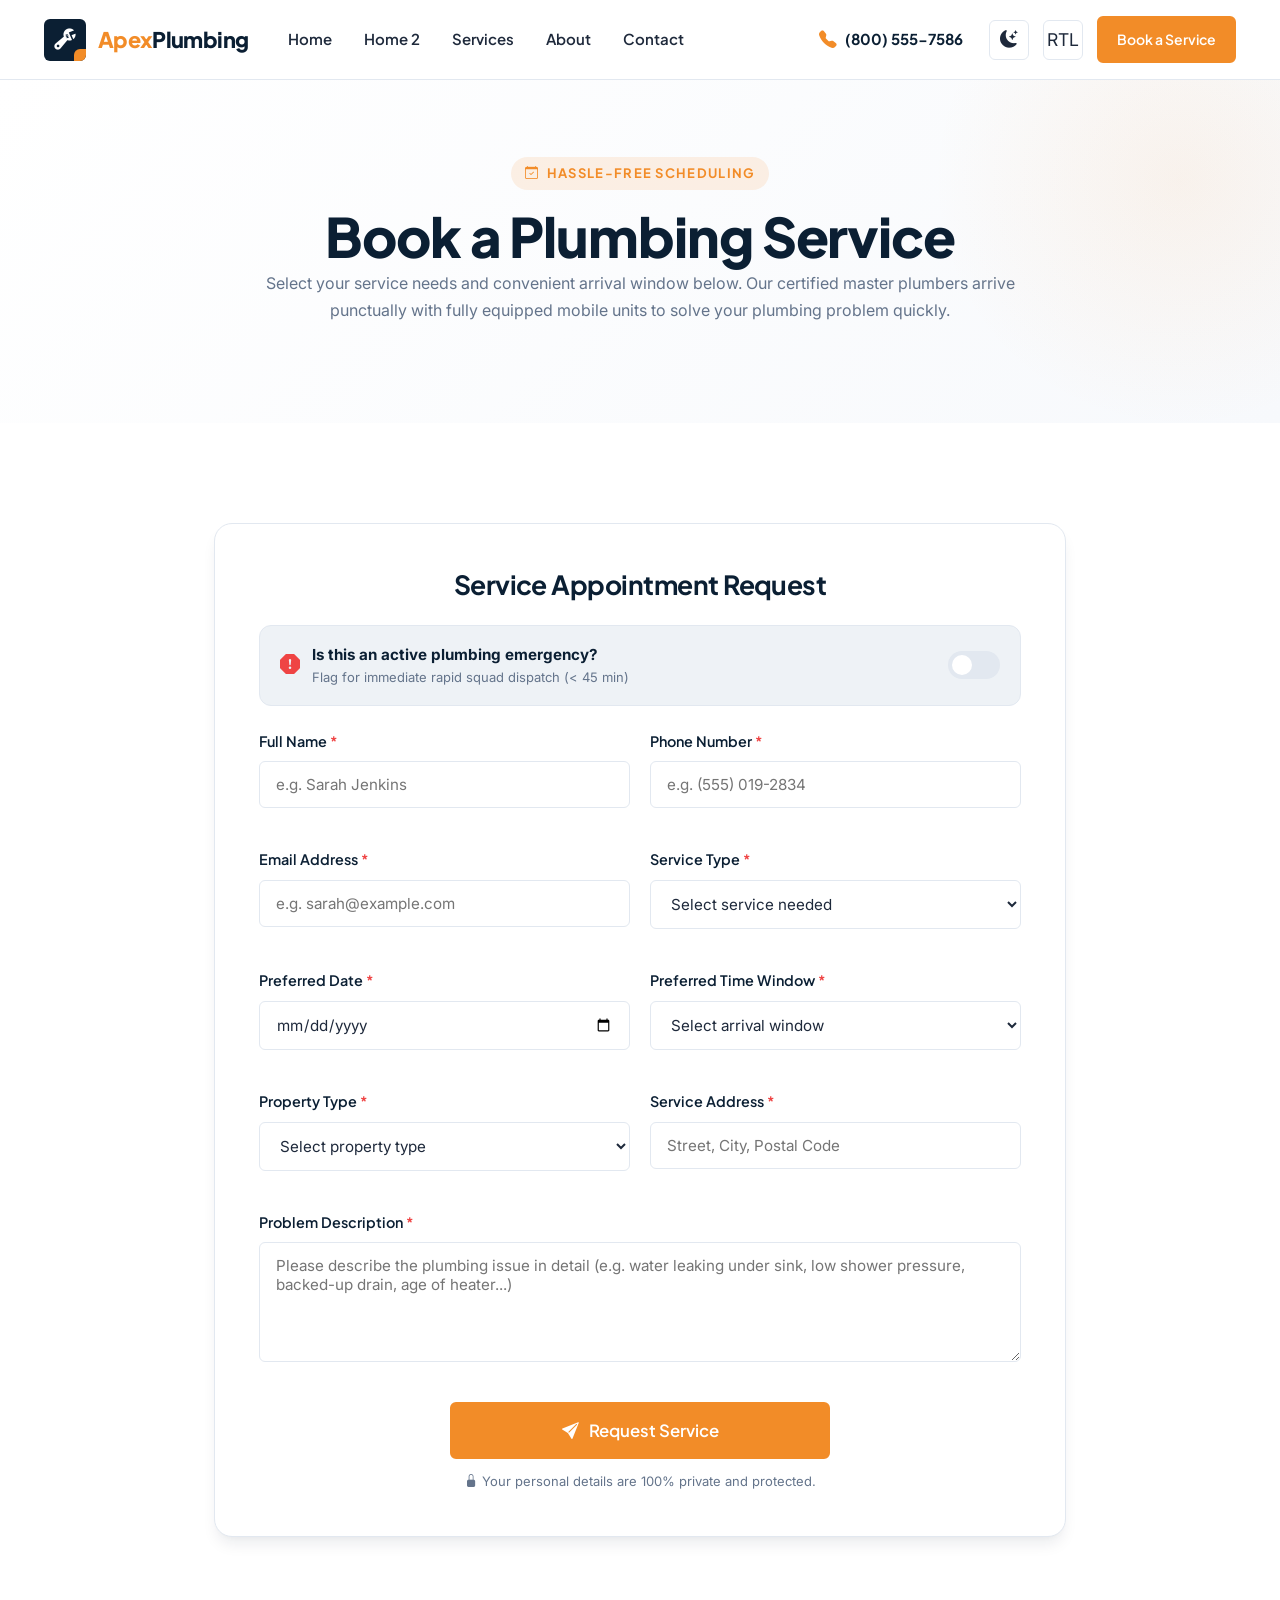
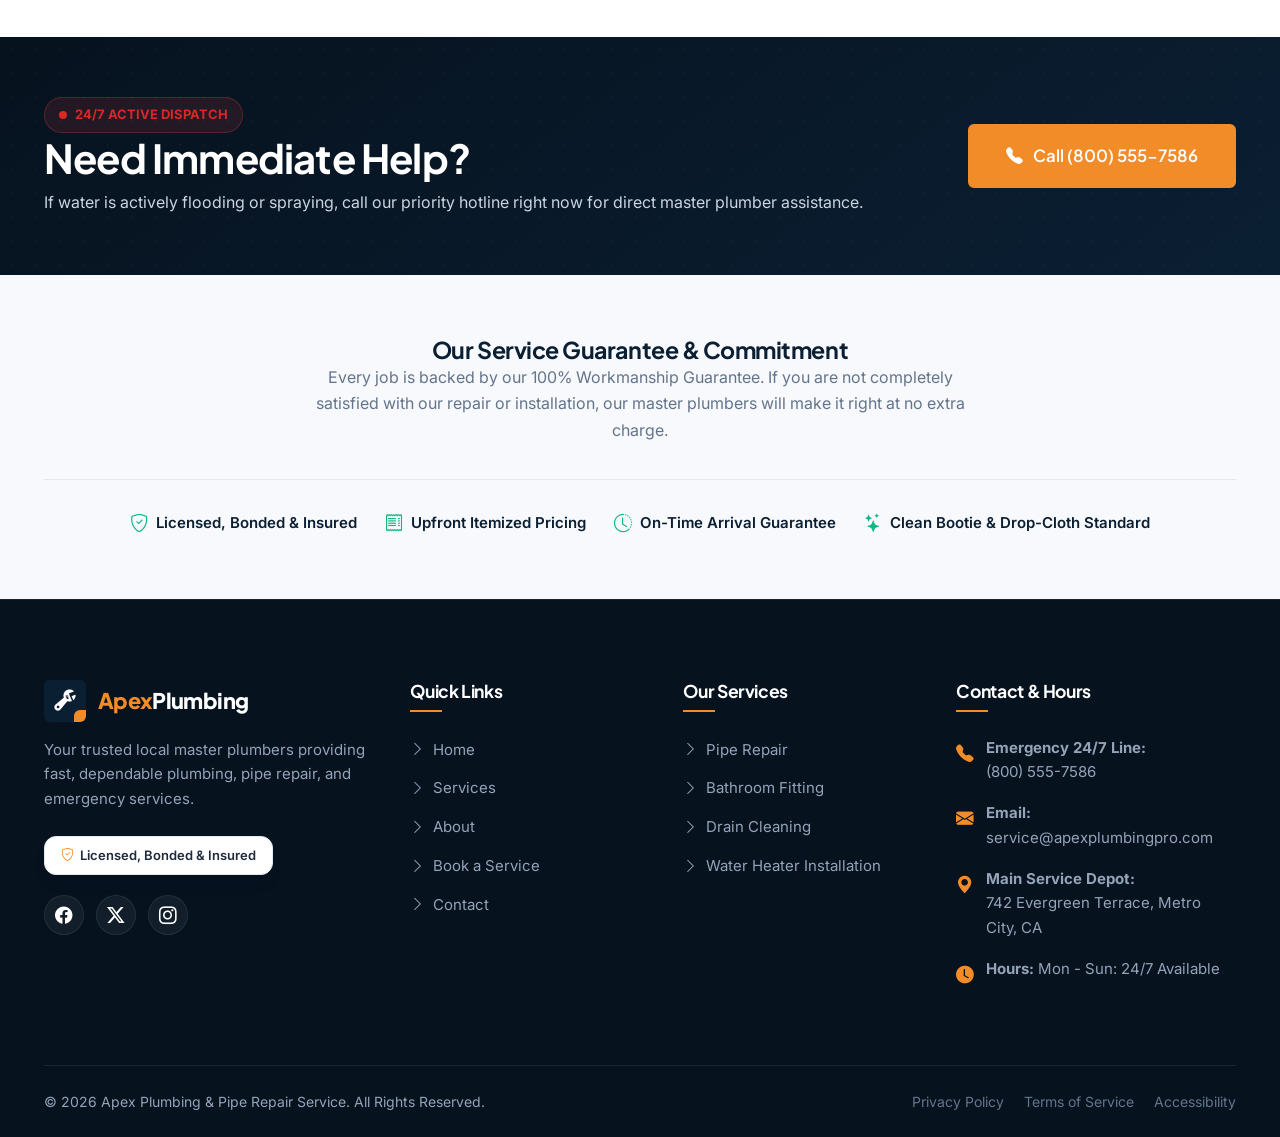
<file: booking.html>
<!DOCTYPE html>
<html lang="en">
<head>
  <meta charset="UTF-8">
  <meta name="viewport" content="width=device-width, initial-scale=1.0">
  <title>Book a Service | Apex Plumbing & Pipe Repair</title>
  <meta name="description" content="Schedule professional plumbing service online. Choose your preferred date, service type, and emergency options with upfront transparent pricing.">
  <link rel="canonical" href="https://www.apexplumbingpro.com/booking.html">
  <!-- Favicon -->
  <link rel="icon" type="image/svg+xml" href="assets/images/favicon.svg">
  
  <!-- Open Graph -->
  <meta property="og:type" content="website">
  <meta property="og:url" content="https://www.apexplumbingpro.com/booking.html">
  <meta property="og:title" content="Book a Service | Apex Plumbing & Pipe Repair">
  <meta property="og:description" content="Schedule professional plumbing service online with upfront transparent pricing.">
  <meta property="og:image" content="https://images.unsplash.com/photo-1621905251189-08b45d6a269e?auto=format&fit=crop&w=1200&q=80">

  <!-- Google Fonts & Icons -->
  <link rel="preconnect" href="https://fonts.googleapis.com">
  <link rel="preconnect" href="https://fonts.gstatic.com" crossorigin>
  <link href="https://fonts.googleapis.com/css2?family=Inter:wght@400;500;600;700&family=Plus+Jakarta+Sans:wght@600;700;800&display=swap" rel="stylesheet">
  <link rel="stylesheet" href="https://cdn.jsdelivr.net/npm/bootstrap-icons@1.11.3/font/bootstrap-icons.min.css">

  <!-- Stylesheets -->
  <link rel="stylesheet" href="assets/css/style.css">
  <link rel="stylesheet" href="assets/css/dark-mode.css">
  <link rel="stylesheet" href="assets/css/rtl.css">
</head>
<body>
  <a href="#main-content" class="skip-link">Skip to main content</a>

  <!-- Header -->
  <header class="site-header" id="siteHeader">
    <div class="container header-container">
      <a href="index.html" class="site-logo" aria-label="Apex Plumbing Homepage">
        <div class="logo-icon"><i class="bi bi-wrench-adjustable"></i></div>
        <span>Apex</span>Plumbing
      </a>

      <nav class="main-nav" aria-label="Primary Navigation">
        <a href="index.html" class="nav-link">Home</a>
        <a href="home-2.html" class="nav-link">Home 2</a>
        <a href="services.html" class="nav-link">Services</a>
        <a href="about.html" class="nav-link">About</a>
        <a href="contact.html" class="nav-link">Contact</a>
      </nav>

      <div class="header-actions">
        <a href="tel:+18005557586" class="phone-quicklink" aria-label="Call (800) 555-7586">
          <i class="bi bi-telephone-fill"></i>
          <span>(800) 555-7586</span>
        </a>

        <button class="util-btn theme-toggle-btn" type="button" aria-label="Toggle Dark Mode" title="Toggle Theme">
          <i class="bi bi-moon-stars-fill"></i>
        </button>

        <button class="util-btn rtl-toggle-btn" type="button" aria-label="Switch text direction" title="Toggle RTL">
          RTL
        </button>

        <a href="booking.html" class="btn btn-accent btn-sm active">Book a Service</a>

        <button class="mobile-toggle" type="button" aria-label="Open Navigation Menu" aria-expanded="false" aria-controls="mobileDrawer">
          <i class="bi bi-list"></i>
        </button>
      </div>
    </div>
  </header>

  <!-- Mobile Drawer -->
  <div class="drawer-backdrop" id="drawerBackdrop"></div>
  <aside class="mobile-drawer" id="mobileDrawer" aria-label="Mobile Navigation Menu">
    <div class="drawer-header">
      <a href="index.html" class="site-logo">
        <div class="logo-icon"><i class="bi bi-wrench-adjustable"></i></div>
        <span>Apex</span>Plumbing
      </a>
      <button class="drawer-close" type="button" aria-label="Close Navigation Menu"><i class="bi bi-x-lg"></i></button>
    </div>
    <nav class="mobile-nav-list">
      <a href="index.html" class="mobile-nav-link">Home</a>
      <a href="home-2.html" class="mobile-nav-link">Home 2</a>
      <a href="services.html" class="mobile-nav-link">Services</a>
      <a href="about.html" class="mobile-nav-link">About</a>
      <a href="contact.html" class="mobile-nav-link">Contact</a>
    </nav>
    <div class="drawer-actions">
      <a href="tel:+18005557586" class="btn btn-outline">
        <i class="bi bi-telephone-fill"></i> (800) 555-7586
      </a>
      <a href="booking.html" class="btn btn-accent">
        <i class="bi bi-calendar2-check"></i> Book a Service
      </a>
      <div class="drawer-toggles">
        <button class="btn btn-outline btn-sm theme-toggle-btn" type="button">
          <i class="bi bi-moon-stars-fill"></i> Theme Mode
        </button>
        <button class="btn btn-outline btn-sm rtl-toggle-btn" type="button">
          RTL Mode
        </button>
      </div>
    </div>
  </aside>

  <!-- MAIN CONTENT CONTAINER: EXACTLY 4 MAJOR SECTIONS -->
  <main id="main-content">

    <!-- =======================================================================
         BOOKING: SECTION 1 — BOOKING HERO
         ======================================================================= -->
    <section class="hero-home-1" aria-labelledby="booking-hero-title">
      <div class="container">
        <div class="section-header text-center" style="max-width: 750px; margin-bottom: 0;">
          <div class="eyebrow"><i class="bi bi-calendar-check"></i> HASSLE-FREE SCHEDULING</div>
          <h1 id="booking-hero-title">Book a Plumbing Service</h1>
          <p class="lead">
            Select your service needs and convenient arrival window below. Our certified master plumbers arrive punctually with fully equipped mobile units to solve your plumbing problem quickly.
          </p>
        </div>
      </div>
    </section>

    <!-- =======================================================================
         BOOKING: SECTION 2 — BOOKING FORM (Fully Validated, Formspree/Netlify Ready)
         ======================================================================= -->
    <section class="section-padding" style="background-color: var(--surface-bg);" aria-labelledby="form-heading">
      <div class="container container-narrow">
        <div class="form-card">
          <h2 id="form-heading" class="section-title" style="font-size: clamp(1.1rem, 5vw, 1.65rem); margin-bottom: 24px; text-align: center; white-space: nowrap;">
            Service Appointment Request
          </h2>

          <!-- Success Alert Banner (Populated via JS upon valid submission) -->
          <div class="form-alert-success" id="bookingSuccessAlert" role="alert">
            <i class="bi bi-check-circle-fill"></i>
            <div class="success-text">
              Booking Request Received! Our dispatch team will call you within 15 minutes to confirm technician arrival.
            </div>
          </div>

          <!--
            Ready for Formspree / Netlify Forms:
            To connect with Formspree, set: action="https://formspree.io/f/YOUR_FORM_ID" method="POST"
            To connect with Netlify, add: data-netlify="true" name="plumbing-booking"
          -->
          <form id="bookingForm" name="plumbingBooking" method="POST" novalidate>
            
            <!-- Emergency Toggle Option -->
            <div class="emergency-toggle-box">
              <div class="switch-label">
                <i class="bi bi-exclamation-octagon-fill"></i>
                <div>
                  <strong>Is this an active plumbing emergency?</strong>
                  <div style="font-size: 0.8125rem; font-weight: normal; color: var(--text-muted);">
                    Flag for immediate rapid squad dispatch (< 45 min)
                  </div>
                </div>
              </div>
              <label class="switch" for="emergencyToggle" aria-label="Toggle emergency priority">
                <input type="checkbox" id="emergencyToggle" name="is_emergency">
                <span class="slider"></span>
              </label>
            </div>

            <!-- Two-Column Fields Grid -->
            <div class="form-row">
              
              <!-- Full Name -->
              <div class="form-group">
                <label for="fullName" class="form-label">Full Name <span class="req">*</span></label>
                <input type="text" id="fullName" name="fullName" class="form-control" placeholder="e.g. Sarah Jenkins" required>
              </div>

              <!-- Phone Number -->
              <div class="form-group">
                <label for="phone" class="form-label">Phone Number <span class="req">*</span></label>
                <input type="tel" id="phone" name="phone" class="form-control" placeholder="e.g. (555) 019-2834" required>
              </div>

              <!-- Email Address -->
              <div class="form-group">
                <label for="email" class="form-label">Email Address <span class="req">*</span></label>
                <input type="email" id="email" name="email" class="form-control" placeholder="e.g. sarah@example.com" required>
              </div>

              <!-- Service Type -->
              <div class="form-group">
                <label for="serviceType" class="form-label">Service Type <span class="req">*</span></label>
                <select id="serviceType" name="serviceType" class="form-select" required>
                  <option value="" disabled selected>Select service needed</option>
                  <option value="pipe-repair">Pipe Repair / Pinhole Leaks</option>
                  <option value="drain-cleaning">Drain Cleaning / Hydro-Jetting</option>
                  <option value="bathroom-fitting">Bathroom Fixture Fitting</option>
                  <option value="water-heater">Water Heater Installation / Repair</option>
                  <option value="emergency-plumbing">Emergency Burst Pipe Repair</option>
                  <option value="other">Other Plumbing Inspection</option>
                </select>
              </div>

              <!-- Preferred Date -->
              <div class="form-group">
                <label for="preferredDate" class="form-label">Preferred Date <span class="req">*</span></label>
                <input type="date" id="preferredDate" name="preferredDate" class="form-control" required>
              </div>

              <!-- Preferred Time Window -->
              <div class="form-group">
                <label for="preferredTime" class="form-label">Preferred Time Window <span class="req">*</span></label>
                <select id="preferredTime" name="preferredTime" class="form-select" required>
                  <option value="" disabled selected>Select arrival window</option>
                  <option value="morning">Morning (08:00 AM - 12:00 PM)</option>
                  <option value="afternoon">Afternoon (12:00 PM - 04:00 PM)</option>
                  <option value="evening">Evening (04:00 PM - 08:00 PM)</option>
                  <option value="immediate">Immediate / ASAP Emergency</option>
                </select>
              </div>

              <!-- Property Type -->
              <div class="form-group">
                <label for="propertyType" class="form-label">Property Type <span class="req">*</span></label>
                <select id="propertyType" name="propertyType" class="form-select" required>
                  <option value="" disabled selected>Select property type</option>
                  <option value="single-family">Single Family Home</option>
                  <option value="apartment-condo">Apartment / Condo</option>
                  <option value="commercial">Commercial / Office Building</option>
                  <option value="restaurant">Restaurant / Hospitality</option>
                  <option value="property-management">Managed Multi-Family Property</option>
                </select>
              </div>

              <!-- Street Address & City -->
              <div class="form-group">
                <label for="address" class="form-label">Service Address <span class="req">*</span></label>
                <input type="text" id="address" name="address" class="form-control" placeholder="Street, City, Postal Code" required>
              </div>

              <!-- Problem Description -->
              <div class="form-group full-width">
                <label for="description" class="form-label">Problem Description <span class="req">*</span></label>
                <textarea id="description" name="description" class="form-textarea" placeholder="Please describe the plumbing issue in detail (e.g. water leaking under sink, low shower pressure, backed-up drain, age of heater...)" required></textarea>
              </div>

            </div>

            <!-- Submit CTA Button -->
            <div style="text-align: center; margin-top: 12px;">
              <button type="submit" class="btn btn-accent btn-lg" style="width: 100%; max-width: 380px;">
                <i class="bi bi-send-fill"></i> Request Service
              </button>
              <p style="font-size: 0.8125rem; color: var(--text-muted); margin-top: 12px;">
                <i class="bi bi-lock-fill"></i> Your personal details are 100% private and protected.
              </p>
            </div>

          </form>
        </div>
      </div>
    </section>

    <!-- =======================================================================
         BOOKING: SECTION 3 — EMERGENCY CONTACT
         ======================================================================= -->
    <section class="service-area-section section-padding-sm" aria-labelledby="urgent-call-title">
      <div class="container">
        <div style="display: flex; flex-wrap: wrap; align-items: center; justify-content: space-between; gap: 24px;">
          <div>
            <div class="badge-emergency mb-2">
              <span class="pulse-dot"></span> 24/7 ACTIVE DISPATCH
            </div>
            <h2 id="urgent-call-title" style="margin-bottom: 6px;">Need Immediate Help?</h2>
            <p style="color: #CBD5E1; margin: 0;">
              If water is actively flooding or spraying, call our priority hotline right now for direct master plumber assistance.
            </p>
          </div>
          <div class="btn-group">
            <a href="tel:+18005557586" class="btn btn-accent btn-lg">
              <i class="bi bi-telephone-fill"></i> Call (800) 555-7586
            </a>
          </div>
        </div>
      </div>
    </section>

    <!-- =======================================================================
         BOOKING: SECTION 4 — TRUST MESSAGE
         ======================================================================= -->
    <section class="section-padding-sm" style="background-color: var(--surface-alt);" aria-labelledby="guarantee-title">
      <div class="container text-center">
        <div class="section-header text-center" style="margin-bottom: 24px;">
          <h2 id="guarantee-title" style="font-size: 1.45rem; color: var(--primary);">Our Service Guarantee & Commitment</h2>
          <p style="max-width: 700px; margin: 0 auto; color: var(--text-muted);">
            Every job is backed by our 100% Workmanship Guarantee. If you are not completely satisfied with our repair or installation, our master plumbers will make it right at no extra charge.
          </p>
        </div>
        <div class="trust-indicators-row">
          <div class="trust-indicator-item"><i class="bi bi-shield-check"></i> Licensed, Bonded & Insured</div>
          <div class="trust-indicator-item"><i class="bi bi-receipt"></i> Upfront Itemized Pricing</div>
          <div class="trust-indicator-item"><i class="bi bi-clock-history"></i> On-Time Arrival Guarantee</div>
          <div class="trust-indicator-item"><i class="bi bi-stars"></i> Clean Bootie & Drop-Cloth Standard</div>
        </div>
      </div>
    </section>

  </main>

  <!-- Global Footer -->
  <footer class="site-footer">
    <div class="container">
      <div class="footer-grid">
        <div class="footer-col footer-brand">
          <a href="index.html" class="site-logo" style="color: var(--white);">
            <div class="logo-icon"><i class="bi bi-wrench-adjustable"></i></div>
            <span>Apex</span>Plumbing
          </a>
          <p>Your trusted local master plumbers providing fast, dependable plumbing, pipe repair, and emergency services.</p>
          <div class="badge-trust"><i class="bi bi-shield-check" style="color: var(--accent);"></i> Licensed, Bonded & Insured</div>
          <div class="footer-socials">
            <a href="https://facebook.com" target="_blank" rel="noopener noreferrer" class="social-link" aria-label="Follow Apex Plumbing on Facebook"><i class="bi bi-facebook"></i></a>
            <a href="https://x.com" target="_blank" rel="noopener noreferrer" class="social-link" aria-label="Follow Apex Plumbing on X (Twitter)"><i class="bi bi-twitter-x"></i></a>
            <a href="https://instagram.com" target="_blank" rel="noopener noreferrer" class="social-link" aria-label="Follow Apex Plumbing on Instagram"><i class="bi bi-instagram"></i></a>
          </div>
        </div>
        <div class="footer-col">
          <h4>Quick Links</h4>
          <ul class="footer-links-list">
            <li><a href="index.html"><i class="bi bi-chevron-right"></i> Home</a></li>
            <li><a href="services.html"><i class="bi bi-chevron-right"></i> Services</a></li>
            <li><a href="about.html"><i class="bi bi-chevron-right"></i> About</a></li>
            <li><a href="booking.html"><i class="bi bi-chevron-right"></i> Book a Service</a></li>
            <li><a href="contact.html"><i class="bi bi-chevron-right"></i> Contact</a></li>
          </ul>
        </div>
        <div class="footer-col">
          <h4>Our Services</h4>
          <ul class="footer-links-list">
            <li><a href="service-details.html"><i class="bi bi-chevron-right"></i> Pipe Repair</a></li>
            <li><a href="service-details.html"><i class="bi bi-chevron-right"></i> Bathroom Fitting</a></li>
            <li><a href="service-details.html"><i class="bi bi-chevron-right"></i> Drain Cleaning</a></li>
            <li><a href="service-details.html"><i class="bi bi-chevron-right"></i> Water Heater Installation</a></li>
          </ul>
        </div>
        <div class="footer-col">
          <h4>Contact & Hours</h4>
          <div class="footer-contact-item">
            <i class="bi bi-telephone-fill"></i>
            <div><strong>Emergency 24/7 Line:</strong><br><a href="tel:+18005557586">(800) 555-7586</a></div>
          </div>
          <div class="footer-contact-item">
            <i class="bi bi-envelope-fill"></i>
            <div><strong>Email:</strong><br><a href="mailto:service@apexplumbingpro.com">service@apexplumbingpro.com</a></div>
          </div>
          <div class="footer-contact-item">
            <i class="bi bi-geo-alt-fill"></i>
            <div><strong>Main Service Depot:</strong><br>742 Evergreen Terrace, Metro City, CA</div>
          </div>
          <div class="footer-contact-item">
            <i class="bi bi-clock-fill"></i>
            <div><strong>Hours:</strong> Mon - Sun: 24/7 Available</div>
          </div>
        </div>
      </div>
      <div class="footer-bottom">
        <div class="footer-bottom-inner">
          <div>&copy; <span class="current-year">2026</span> Apex Plumbing & Pipe Repair Service. All Rights Reserved.</div>
          <div class="footer-legal-links">
            <a href="coming-soon.html">Privacy Policy</a>
            <a href="coming-soon.html">Terms of Service</a>
            <a href="coming-soon.html">Accessibility</a>
          </div>
        </div>
      </div>
    </div>
  </footer>

  <button class="back-to-top" type="button" aria-label="Back to top"><i class="bi bi-arrow-up"></i></button>

  <div class="mobile-call-bar">
    <div class="mobile-call-bar-inner">
      <a href="tel:+18005557586" class="btn btn-primary"><i class="bi bi-telephone-fill"></i> Call Now</a>
      <a href="booking.html" class="btn btn-accent"><i class="bi bi-calendar2-check"></i> Book Online</a>
    </div>
  </div>

  <script src="assets/js/main.js"></script>
</body>
</html>
</file>
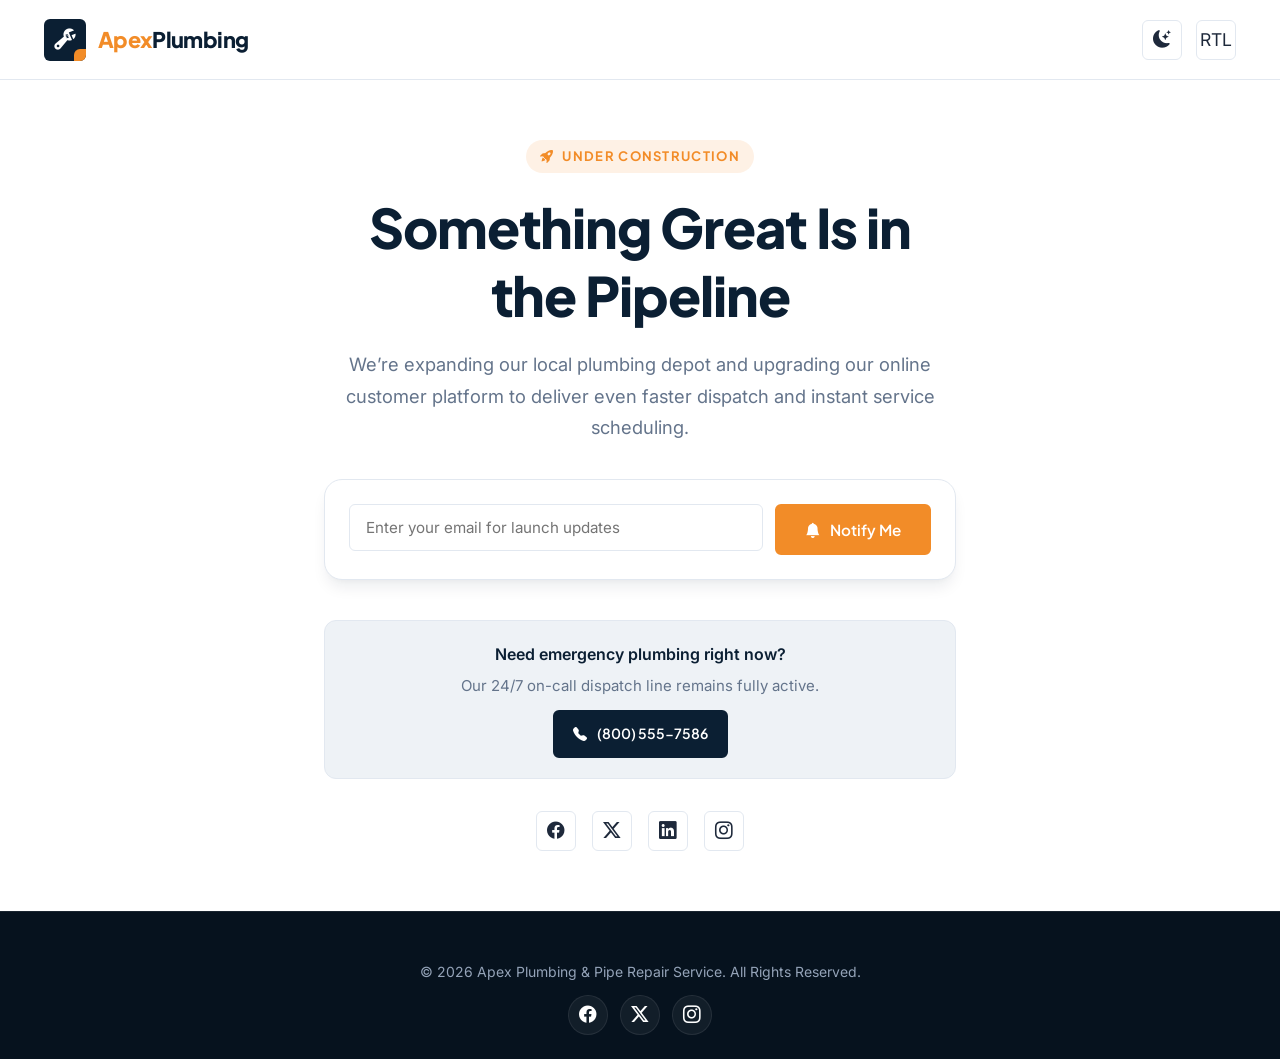
<file: coming-soon.html>
<!DOCTYPE html>
<html lang="en">
<head>
  <meta charset="UTF-8">
  <meta name="viewport" content="width=device-width, initial-scale=1.0">
  <title>Coming Soon | Apex Plumbing & Pipe Repair</title>
  <meta name="description" content="We are launching our new premium plumbing service portal soon. Stay tuned for seamless 24/7 dispatch, online booking, and expert pipe repair.">
  
  <!-- Fonts & Icons -->
  <link rel="preconnect" href="https://fonts.googleapis.com">
  <link rel="preconnect" href="https://fonts.gstatic.com" crossorigin>
  <link href="https://fonts.googleapis.com/css2?family=Inter:wght@400;500;600;700&family=Plus+Jakarta+Sans:wght@600;700;800&display=swap" rel="stylesheet">
  <link rel="stylesheet" href="https://cdn.jsdelivr.net/npm/bootstrap-icons@1.11.3/font/bootstrap-icons.min.css">

  <!-- Stylesheets -->
  <link rel="stylesheet" href="assets/css/style.css">
  <link rel="stylesheet" href="assets/css/dark-mode.css">
  <link rel="stylesheet" href="assets/css/rtl.css">
</head>
<body style="display: flex; flex-direction: column; min-height: 100vh;">
  <a href="#main-content" class="skip-link">Skip to main content</a>

  <!-- Simple Header -->
  <header class="site-header" id="siteHeader">
    <div class="container header-container" style="justify-content: space-between;">
      <a href="index.html" class="site-logo" aria-label="Apex Plumbing Homepage">
        <div class="logo-icon"><i class="bi bi-wrench-adjustable"></i></div>
        <span>Apex</span>Plumbing
      </a>

      <div class="header-actions">
        <button class="util-btn theme-toggle-btn" type="button" aria-label="Toggle Dark Mode" title="Toggle Theme">
          <i class="bi bi-moon-stars-fill"></i>
        </button>
        <button class="util-btn rtl-toggle-btn" type="button" aria-label="Toggle RTL" title="Toggle RTL">
          RTL
        </button>
      </div>
    </div>
  </header>

  <main id="main-content" class="coming-soon-wrapper" style="flex: 1;">
    <div class="container text-center" style="max-width: 680px;">
      <div class="eyebrow" style="margin-bottom: 20px;">
        <i class="bi bi-rocket-takeoff-fill"></i> UNDER CONSTRUCTION
      </div>
      <h1 style="font-size: clamp(2.2rem, 4.5vw, 3.4rem); margin-bottom: 20px;">
        Something Great Is in the Pipeline
      </h1>
      <p style="font-size: 1.15rem; color: var(--text-muted); line-height: 1.7; margin-bottom: 36px;">
        We’re expanding our local plumbing depot and upgrading our online customer platform to deliver even faster dispatch and instant service scheduling.
      </p>

      <!-- Email Notification Form -->
      <div class="form-card" style="padding: 24px; margin-bottom: 40px;">
        <div class="form-alert-success" id="newsletterSuccessAlert" role="alert">
          <i class="bi bi-check-circle-fill"></i>
          <div class="success-text">Thank you! You’ll be notified as soon as we launch.</div>
        </div>

        <form id="newsletterForm" novalidate style="display: flex; flex-wrap: wrap; gap: 12px;">
          <div style="flex: 1; min-width: 240px;">
            <input type="email" class="form-control" placeholder="Enter your email for launch updates" required aria-label="Email address for launch notification">
          </div>
          <button type="submit" class="btn btn-accent">
            <i class="bi bi-bell-fill"></i> Notify Me
          </button>
        </form>
      </div>

      <!-- Urgent Contact Details -->
      <div style="margin-bottom: 32px; background: var(--surface-subtle); padding: 20px; border-radius: var(--radius-md); border: 1px solid var(--border-color);">
        <p style="font-weight: 600; color: var(--primary); margin-bottom: 6px;">Need emergency plumbing right now?</p>
        <p style="margin-bottom: 12px; font-size: 0.9375rem; color: var(--text-muted);">Our 24/7 on-call dispatch line remains fully active.</p>
        <a href="tel:+18005557586" class="btn btn-primary btn-sm">
          <i class="bi bi-telephone-fill"></i> (800) 555-7586
        </a>
      </div>

      <!-- Social Links -->
      <div style="display: flex; justify-content: center; gap: 16px;">
        <a href="https://facebook.com" class="util-btn" aria-label="Visit Facebook" target="_blank" rel="noopener noreferrer"><i class="bi bi-facebook"></i></a>
        <a href="https://twitter.com" class="util-btn" aria-label="Visit Twitter" target="_blank" rel="noopener noreferrer"><i class="bi bi-twitter-x"></i></a>
        <a href="https://linkedin.com" class="util-btn" aria-label="Visit LinkedIn" target="_blank" rel="noopener noreferrer"><i class="bi bi-linkedin"></i></a>
        <a href="https://instagram.com" class="util-btn" aria-label="Visit Instagram" target="_blank" rel="noopener noreferrer"><i class="bi bi-instagram"></i></a>
      </div>
    </div>
  </main>

  <!-- Global Footer -->
  <footer class="site-footer" style="padding-top: 24px;">
    <div class="container">
      <div class="footer-bottom" style="border-top: none;">
        <div class="footer-bottom-inner" style="justify-content: center; text-align: center; flex-direction: column; gap: 12px;">
          <div>&copy; <span class="current-year">2026</span> Apex Plumbing & Pipe Repair Service. All Rights Reserved.</div>
          <div class="footer-socials" style="margin-top: 0; justify-content: center;">
            <a href="https://facebook.com" target="_blank" rel="noopener noreferrer" class="social-link" aria-label="Follow Apex Plumbing on Facebook"><i class="bi bi-facebook"></i></a>
            <a href="https://x.com" target="_blank" rel="noopener noreferrer" class="social-link" aria-label="Follow Apex Plumbing on X (Twitter)"><i class="bi bi-twitter-x"></i></a>
            <a href="https://instagram.com" target="_blank" rel="noopener noreferrer" class="social-link" aria-label="Follow Apex Plumbing on Instagram"><i class="bi bi-instagram"></i></a>
          </div>
        </div>
      </div>
    </div>
  </footer>

  <script src="assets/js/main.js"></script>
</body>
</html>
</file>
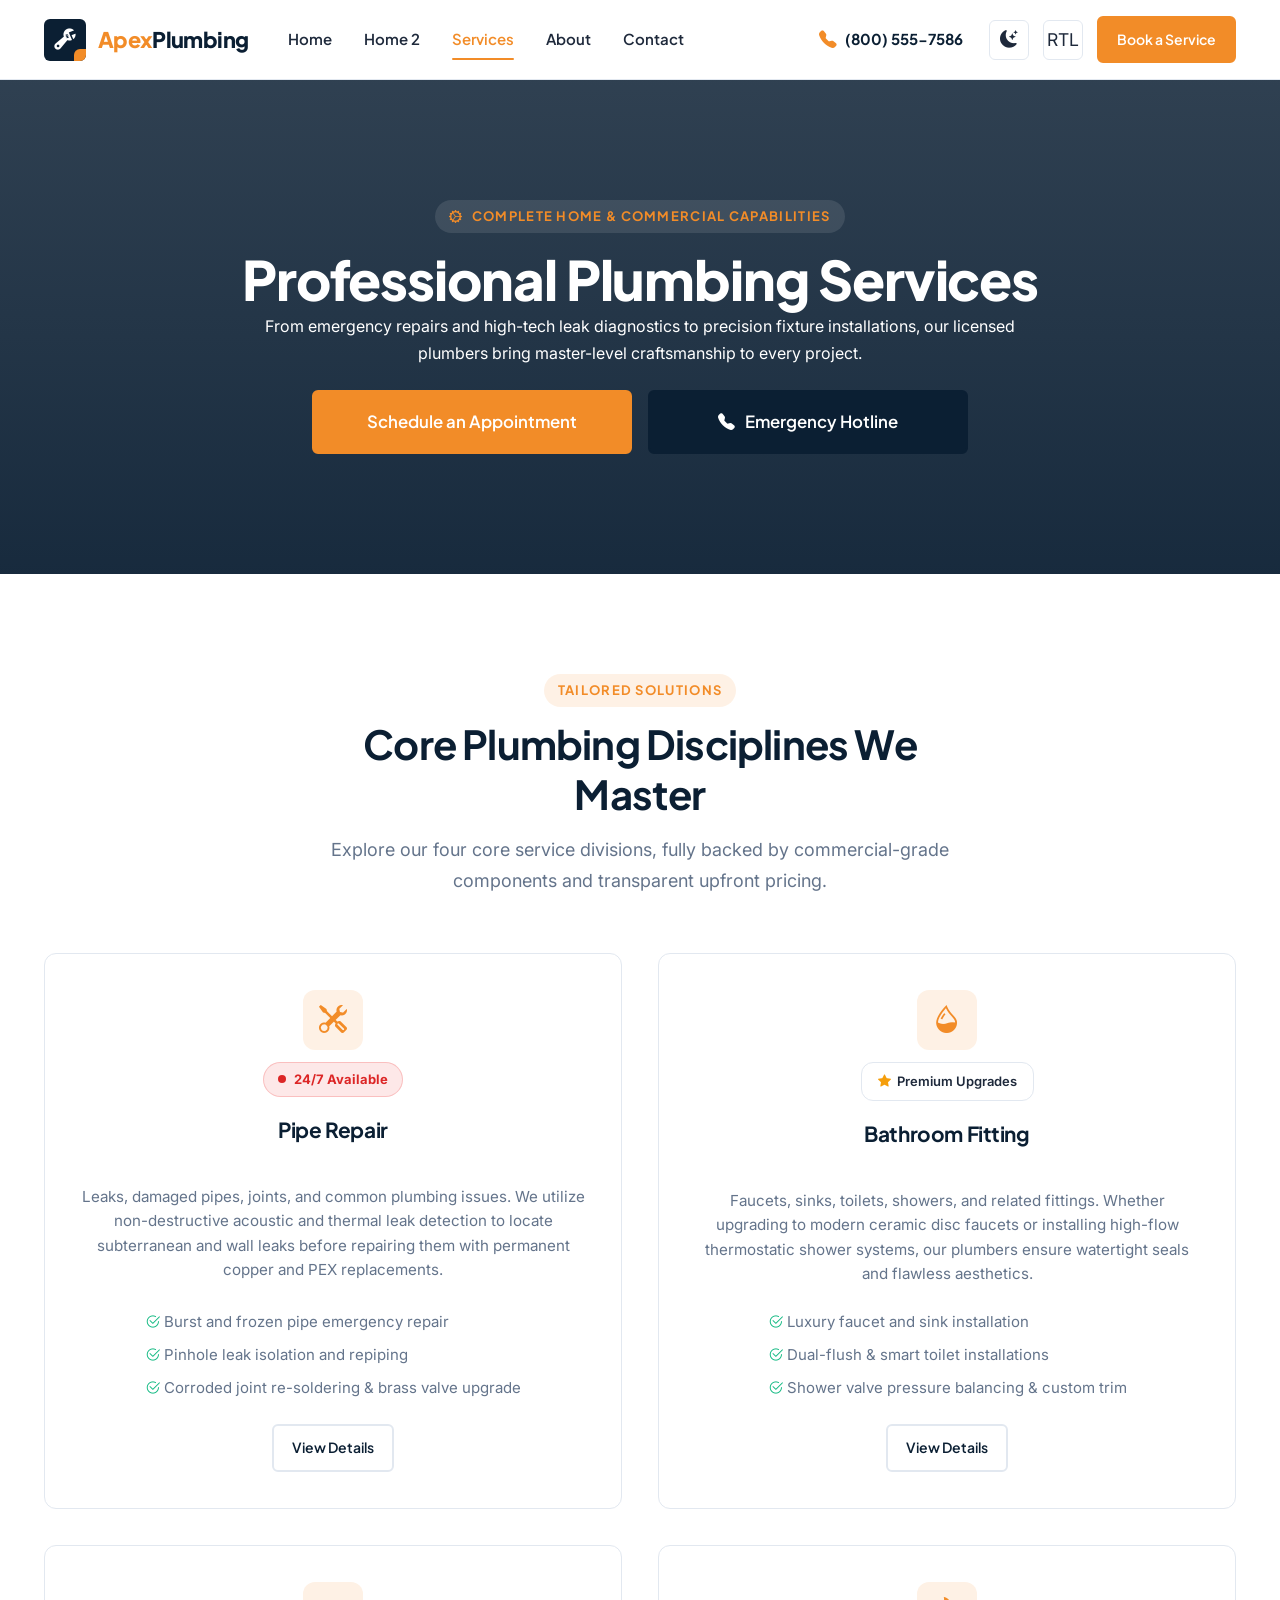
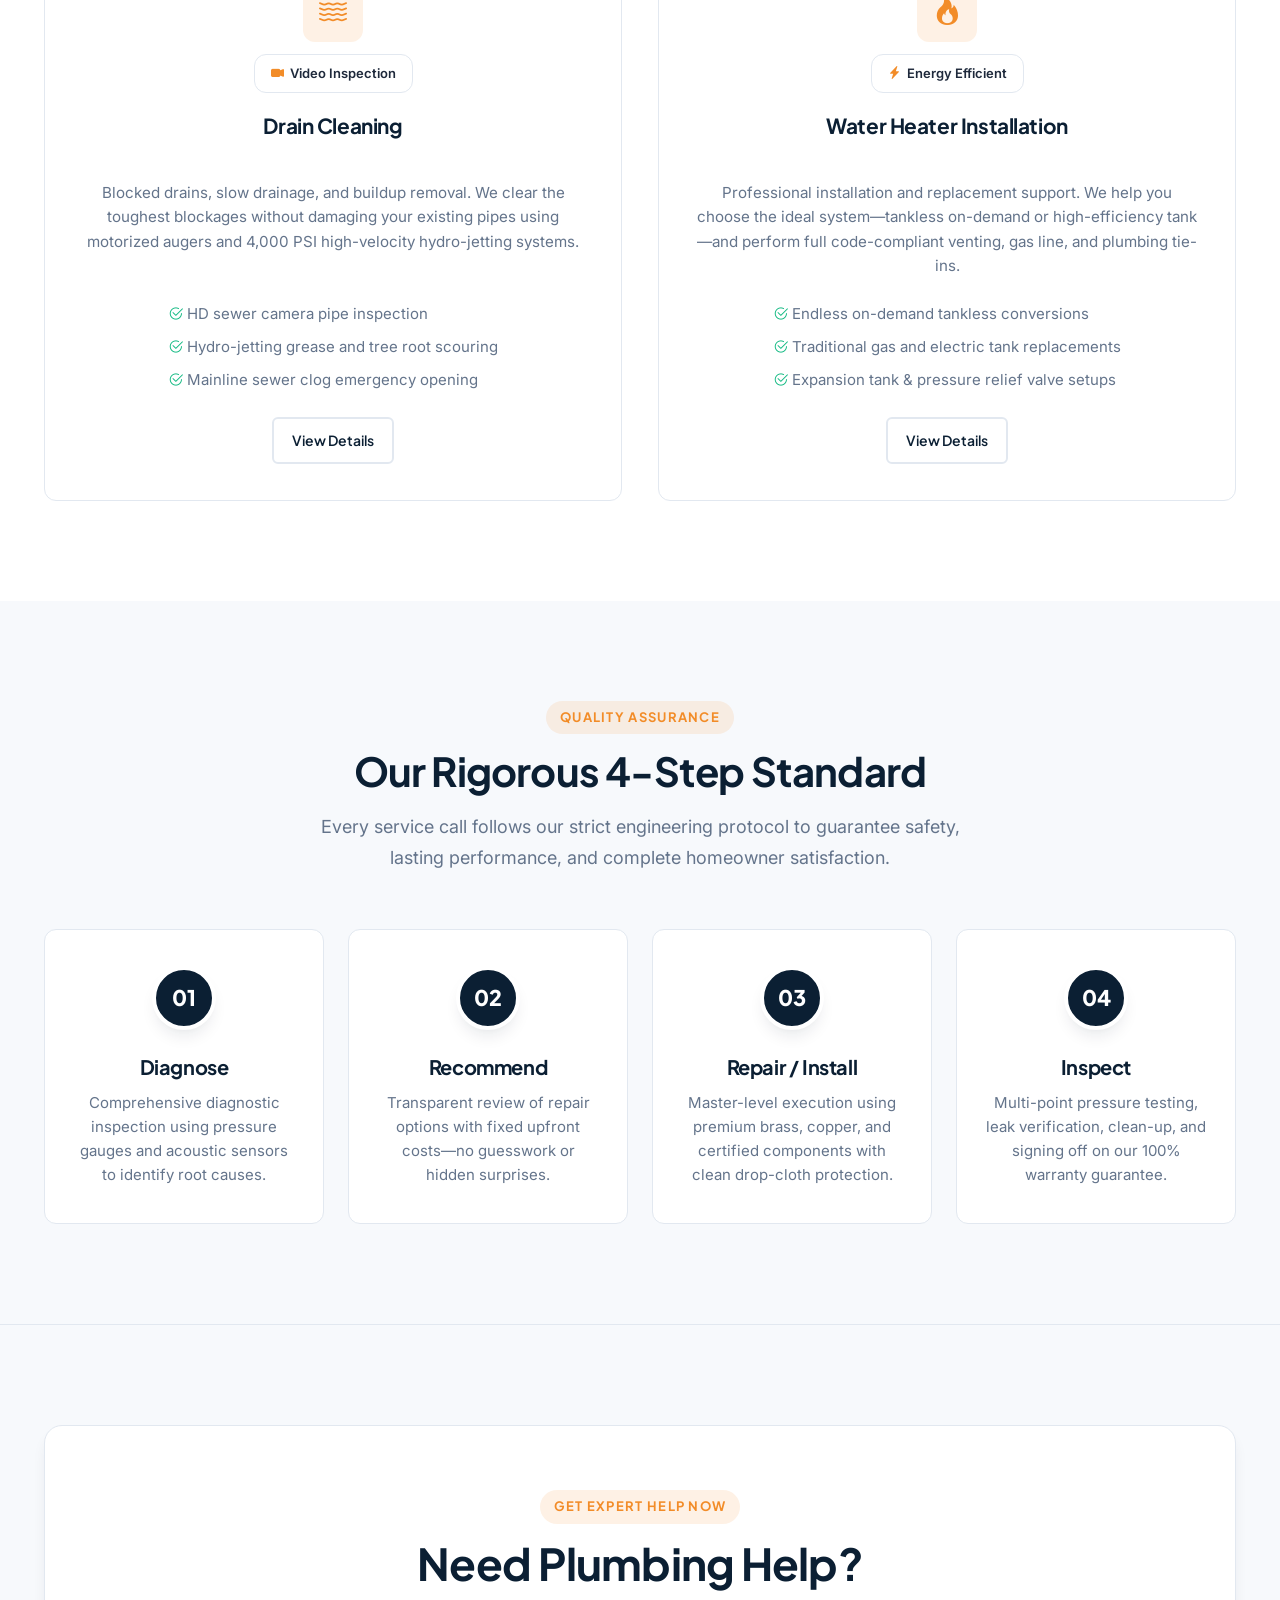
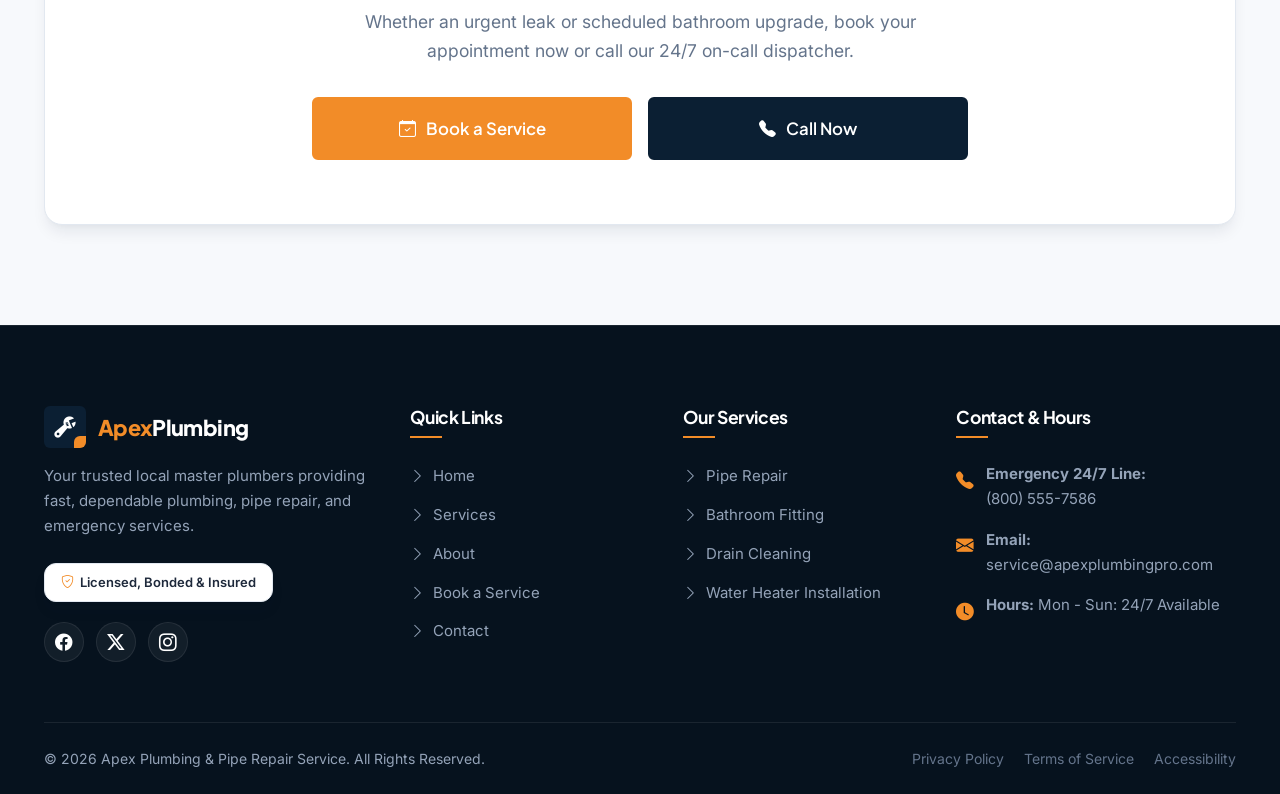
<file: services.html>
<!DOCTYPE html>
<html lang="en">
<head>
  <meta charset="UTF-8">
  <meta name="viewport" content="width=device-width, initial-scale=1.0">
  <title>Services | Apex Plumbing & Pipe Repair Solutions</title>
  <meta name="description" content="Comprehensive plumbing services: pipe repair, bathroom fittings, hydro-jet drain cleaning, and water heater installation with 24/7 emergency response.">
  <link rel="canonical" href="https://www.apexplumbingpro.com/services.html">
  
  <!-- Open Graph -->
  <meta property="og:type" content="website">
  <meta property="og:url" content="https://www.apexplumbingpro.com/services.html">
  <meta property="og:title" content="Services | Apex Plumbing & Pipe Repair Solutions">
  <meta property="og:description" content="Comprehensive plumbing services: pipe repair, bathroom fittings, hydro-jet drain cleaning, and water heater installation.">
  <meta property="og:image" content="https://images.unsplash.com/photo-1504148455328-c376907d081c?auto=format&fit=crop&w=1200&q=80">

  <!-- Fonts & Icons -->
  <link rel="preconnect" href="https://fonts.googleapis.com">
  <link rel="preconnect" href="https://fonts.gstatic.com" crossorigin>
  <link href="https://fonts.googleapis.com/css2?family=Inter:wght@400;500;600;700&family=Plus+Jakarta+Sans:wght@600;700;800&display=swap" rel="stylesheet">
  <link rel="stylesheet" href="https://cdn.jsdelivr.net/npm/bootstrap-icons@1.11.3/font/bootstrap-icons.min.css">

  <!-- Stylesheets -->
  <link rel="stylesheet" href="assets/css/style.css">
  <link rel="stylesheet" href="assets/css/dark-mode.css">
  <link rel="stylesheet" href="assets/css/rtl.css">
</head>
<body>
  <a href="#main-content" class="skip-link">Skip to main content</a>

  <!-- Header -->
  <header class="site-header" id="siteHeader">
    <div class="container header-container">
      <a href="index.html" class="site-logo" aria-label="Apex Plumbing Homepage">
        <div class="logo-icon"><i class="bi bi-wrench-adjustable"></i></div>
        <span>Apex</span>Plumbing
      </a>

      <nav class="main-nav" aria-label="Primary Navigation">
        <a href="index.html" class="nav-link">Home</a>
        <a href="home-2.html" class="nav-link">Home 2</a>
        <a href="services.html" class="nav-link active">Services</a>
        <a href="about.html" class="nav-link">About</a>
        <a href="contact.html" class="nav-link">Contact</a>
      </nav>

      <div class="header-actions">
        <a href="tel:+18005557586" class="phone-quicklink" aria-label="Call (800) 555-7586">
          <i class="bi bi-telephone-fill"></i>
          <span>(800) 555-7586</span>
        </a>

        <button class="util-btn theme-toggle-btn" type="button" aria-label="Toggle Dark Mode" title="Toggle Theme">
          <i class="bi bi-moon-stars-fill"></i>
        </button>

        <button class="util-btn rtl-toggle-btn" type="button" aria-label="Switch text direction" title="Toggle RTL">
          RTL
        </button>

        <a href="booking.html" class="btn btn-accent btn-sm">Book a Service</a>

        <button class="mobile-toggle" type="button" aria-label="Open Navigation Menu" aria-expanded="false" aria-controls="mobileDrawer">
          <i class="bi bi-list"></i>
        </button>
      </div>
    </div>
  </header>

  <!-- Mobile Drawer -->
  <div class="drawer-backdrop" id="drawerBackdrop"></div>
  <aside class="mobile-drawer" id="mobileDrawer" aria-label="Mobile Navigation Menu">
    <div class="drawer-header">
      <a href="index.html" class="site-logo">
        <div class="logo-icon"><i class="bi bi-wrench-adjustable"></i></div>
        <span>Apex</span>Plumbing
      </a>
      <button class="drawer-close" type="button" aria-label="Close Navigation Menu"><i class="bi bi-x-lg"></i></button>
    </div>
    <nav class="mobile-nav-list">
      <a href="index.html" class="mobile-nav-link">Home</a>
      <a href="home-2.html" class="mobile-nav-link">Home 2</a>
      <a href="services.html" class="mobile-nav-link active">Services</a>
      <a href="about.html" class="mobile-nav-link">About</a>
      <a href="contact.html" class="mobile-nav-link">Contact</a>
    </nav>
    <div class="drawer-actions">
      <a href="tel:+18005557586" class="btn btn-outline">
        <i class="bi bi-telephone-fill"></i> (800) 555-7586
      </a>
      <a href="booking.html" class="btn btn-accent">
        <i class="bi bi-calendar2-check"></i> Book a Service
      </a>
      <div class="drawer-toggles">
        <button class="btn btn-outline btn-sm theme-toggle-btn" type="button">
          <i class="bi bi-moon-stars-fill"></i> Theme Mode
        </button>
        <button class="btn btn-outline btn-sm rtl-toggle-btn" type="button">
          RTL Mode
        </button>
      </div>
    </div>
  </aside>

  <!-- MAIN CONTENT CONTAINER: EXACTLY 4 MAJOR SECTIONS -->
  <main id="main-content">

    <!-- =======================================================================
         SERVICES: SECTION 1 — SERVICES HERO
         ======================================================================= -->
    <section class="hero-page-bg" aria-labelledby="services-hero-title" style="background: linear-gradient(rgba(11, 31, 51, 0.85), rgba(11, 31, 51, 0.95)), url('https://images.unsplash.com/photo-1584622650111-993a426fbf0a?auto=format&fit=crop&w=1920&q=80') center/cover no-repeat;">
      <div class="container">
        <div class="section-header text-center" style="max-width: 800px; margin-bottom: 0;">
          <div class="eyebrow"><i class="bi bi-gear-wide-connected"></i> COMPLETE HOME & COMMERCIAL CAPABILITIES</div>
          <h1 id="services-hero-title">Professional Plumbing Services</h1>
          <p class="lead">
            From emergency repairs and high-tech leak diagnostics to precision fixture installations, our licensed plumbers bring master-level craftsmanship to every project.
          </p>
          <div class="btn-group" style="justify-content: center; margin-top: 24px;">
            <a href="booking.html" class="btn btn-accent btn-lg">Schedule an Appointment</a>
            <a href="tel:+18005557586" class="btn btn-primary btn-lg"><i class="bi bi-telephone-fill"></i> Emergency Hotline</a>
          </div>
        </div>
      </div>
    </section>

    <!-- =======================================================================
         SERVICES: SECTION 2 — MAIN SERVICES
         ======================================================================= -->
    <section class="section-padding" style="background-color: var(--surface-bg);" aria-labelledby="main-services-title">
      <div class="container">
        <div class="section-header text-center">
          <div class="eyebrow">TAILORED SOLUTIONS</div>
          <h2 id="main-services-title" class="section-title">Core Plumbing Disciplines We Master</h2>
          <p class="section-lead">
            Explore our four core service divisions, fully backed by commercial-grade components and transparent upfront pricing.
          </p>
        </div>

        <div class="grid-2" style="align-items: stretch; gap: 36px;">
          
          <!-- Service 1: Pipe Repair -->
          <article class="service-card" style="padding: 36px;">
            <div style="display: flex; flex-direction: column; align-items: center; gap: 12px; margin-bottom: 20px; width: 100%;">
              <div class="service-icon-box" style="margin-bottom: 0;"><i class="bi bi-tools"></i></div>
              <span class="badge-emergency" style="margin-left: auto; margin-right: auto;"><span class="pulse-dot"></span> 24/7 Available</span>
            </div>
            <h3>Pipe Repair</h3>
            <p>
              Leaks, damaged pipes, joints, and common plumbing issues. We utilize non-destructive acoustic and thermal leak detection to locate subterranean and wall leaks before repairing them with permanent copper and PEX replacements.
            </p>
            <ul style="margin: 0 auto 24px auto; color: var(--text-muted); font-size: 0.9375rem; display: flex; flex-direction: column; align-items: flex-start; gap: 8px; width: fit-content; text-align: left;">
              <li><i class="bi bi-check2-circle" style="color: var(--success);"></i> Burst and frozen pipe emergency repair</li>
              <li><i class="bi bi-check2-circle" style="color: var(--success);"></i> Pinhole leak isolation and repiping</li>
              <li><i class="bi bi-check2-circle" style="color: var(--success);"></i> Corroded joint re-soldering & brass valve upgrade</li>
            </ul>
            <a href="service-details.html" class="btn btn-outline btn-sm" style="margin-top: auto; align-self: center;">
              View Details
            </a>
          </article>

          <!-- Service 2: Bathroom Fitting -->
          <article class="service-card" style="padding: 36px;">
            <div style="display: flex; flex-direction: column; align-items: center; gap: 12px; margin-bottom: 20px; width: 100%;">
              <div class="service-icon-box" style="margin-bottom: 0;"><i class="bi bi-droplet-half"></i></div>
              <span class="badge-trust" style="box-shadow: none; margin-left: auto; margin-right: auto;"><i class="bi bi-star-fill" style="color: #F59E0B;"></i> Premium Upgrades</span>
            </div>
            <h3>Bathroom Fitting</h3>
            <p>
              Faucets, sinks, toilets, showers, and related fittings. Whether upgrading to modern ceramic disc faucets or installing high-flow thermostatic shower systems, our plumbers ensure watertight seals and flawless aesthetics.
            </p>
            <ul style="margin: 0 auto 24px auto; color: var(--text-muted); font-size: 0.9375rem; display: flex; flex-direction: column; align-items: flex-start; gap: 8px; width: fit-content; text-align: left;">
              <li><i class="bi bi-check2-circle" style="color: var(--success);"></i> Luxury faucet and sink installation</li>
              <li><i class="bi bi-check2-circle" style="color: var(--success);"></i> Dual-flush & smart toilet installations</li>
              <li><i class="bi bi-check2-circle" style="color: var(--success);"></i> Shower valve pressure balancing & custom trim</li>
            </ul>
            <a href="service-details.html" class="btn btn-outline btn-sm" style="margin-top: auto; align-self: center;">
              View Details
            </a>
          </article>

          <!-- Service 3: Drain Cleaning -->
          <article class="service-card" style="padding: 36px;">
            <div style="display: flex; flex-direction: column; align-items: center; gap: 12px; margin-bottom: 20px; width: 100%;">
              <div class="service-icon-box" style="margin-bottom: 0;"><i class="bi bi-water"></i></div>
              <span class="badge-trust" style="box-shadow: none; margin-left: auto; margin-right: auto;"><i class="bi bi-camera-video-fill" style="color: var(--accent);"></i> Video Inspection</span>
            </div>
            <h3>Drain Cleaning</h3>
            <p>
              Blocked drains, slow drainage, and buildup removal. We clear the toughest blockages without damaging your existing pipes using motorized augers and 4,000 PSI high-velocity hydro-jetting systems.
            </p>
            <ul style="margin: 0 auto 24px auto; color: var(--text-muted); font-size: 0.9375rem; display: flex; flex-direction: column; align-items: flex-start; gap: 8px; width: fit-content; text-align: left;">
              <li><i class="bi bi-check2-circle" style="color: var(--success);"></i> HD sewer camera pipe inspection</li>
              <li><i class="bi bi-check2-circle" style="color: var(--success);"></i> Hydro-jetting grease and tree root scouring</li>
              <li><i class="bi bi-check2-circle" style="color: var(--success);"></i> Mainline sewer clog emergency opening</li>
            </ul>
            <a href="service-details.html" class="btn btn-outline btn-sm" style="margin-top: auto; align-self: center;">
              View Details
            </a>
          </article>

          <!-- Service 4: Water Heater Installation -->
          <article class="service-card" style="padding: 36px;">
            <div style="display: flex; flex-direction: column; align-items: center; gap: 12px; margin-bottom: 20px; width: 100%;">
              <div class="service-icon-box" style="margin-bottom: 0;"><i class="bi bi-fire"></i></div>
              <span class="badge-trust" style="box-shadow: none; margin-left: auto; margin-right: auto;"><i class="bi bi-lightning-charge-fill" style="color: var(--accent);"></i> Energy Efficient</span>
            </div>
            <h3>Water Heater Installation</h3>
            <p>
              Professional installation and replacement support. We help you choose the ideal system—tankless on-demand or high-efficiency tank—and perform full code-compliant venting, gas line, and plumbing tie-ins.
            </p>
            <ul style="margin: 0 auto 24px auto; color: var(--text-muted); font-size: 0.9375rem; display: flex; flex-direction: column; align-items: flex-start; gap: 8px; width: fit-content; text-align: left;">
              <li><i class="bi bi-check2-circle" style="color: var(--success);"></i> Endless on-demand tankless conversions</li>
              <li><i class="bi bi-check2-circle" style="color: var(--success);"></i> Traditional gas and electric tank replacements</li>
              <li><i class="bi bi-check2-circle" style="color: var(--success);"></i> Expansion tank & pressure relief valve setups</li>
            </ul>
            <a href="service-details.html" class="btn btn-outline btn-sm" style="margin-top: auto; align-self: center;">
              View Details
            </a>
          </article>

        </div>
      </div>
    </section>

    <!-- =======================================================================
         SERVICES: SECTION 3 — SERVICE PROCESS (4 Steps)
         ======================================================================= -->
    <section class="why-choose-section section-padding" aria-labelledby="service-process-title">
      <div class="container">
        <div class="section-header text-center">
          <div class="eyebrow">QUALITY ASSURANCE</div>
          <h2 id="service-process-title" class="section-title">Our Rigorous 4-Step Standard</h2>
          <p class="section-lead">
            Every service call follows our strict engineering protocol to guarantee safety, lasting performance, and complete homeowner satisfaction.
          </p>
        </div>

        <div class="grid-4">
          <div class="process-card">
            <div class="process-num-badge">01</div>
            <h3>Diagnose</h3>
            <p>Comprehensive diagnostic inspection using pressure gauges and acoustic sensors to identify root causes.</p>
          </div>

          <div class="process-card">
            <div class="process-num-badge">02</div>
            <h3>Recommend</h3>
            <p>Transparent review of repair options with fixed upfront costs—no guesswork or hidden surprises.</p>
          </div>

          <div class="process-card">
            <div class="process-num-badge">03</div>
            <h3>Repair / Install</h3>
            <p>Master-level execution using premium brass, copper, and certified components with clean drop-cloth protection.</p>
          </div>

          <div class="process-card">
            <div class="process-num-badge">04</div>
            <h3>Inspect</h3>
            <p>Multi-point pressure testing, leak verification, clean-up, and signing off on our 100% warranty guarantee.</p>
          </div>
        </div>
      </div>
    </section>

    <!-- =======================================================================
         SERVICES: SECTION 4 — CTA
         ======================================================================= -->
    <section class="cta-conversion-section section-padding" aria-labelledby="services-cta-title">
      <div class="container">
        <div class="cta-box-card">
          <div class="eyebrow">GET EXPERT HELP NOW</div>
          <h2 id="services-cta-title">Need Plumbing Help?</h2>
          <p>
            Whether an urgent leak or scheduled bathroom upgrade, book your appointment now or call our 24/7 on-call dispatcher.
          </p>
          <div class="btn-group" style="justify-content: center;">
            <a href="booking.html" class="btn btn-accent btn-lg"><i class="bi bi-calendar-check"></i> Book a Service</a>
            <a href="tel:+18005557586" class="btn btn-primary btn-lg"><i class="bi bi-telephone-fill"></i> Call Now</a>
          </div>
        </div>
      </div>
    </section>

  </main>

  <!-- Global Footer -->
  <footer class="site-footer">
    <div class="container">
      <div class="footer-grid">
        <div class="footer-col footer-brand">
          <a href="index.html" class="site-logo" style="color: var(--white);">
            <div class="logo-icon"><i class="bi bi-wrench-adjustable"></i></div>
            <span>Apex</span>Plumbing
          </a>
          <p>Your trusted local master plumbers providing fast, dependable plumbing, pipe repair, and emergency services.</p>
          <div class="badge-trust"><i class="bi bi-shield-check" style="color: var(--accent);"></i> Licensed, Bonded & Insured</div>
          <div class="footer-socials">
            <a href="https://facebook.com" target="_blank" rel="noopener noreferrer" class="social-link" aria-label="Follow Apex Plumbing on Facebook"><i class="bi bi-facebook"></i></a>
            <a href="https://x.com" target="_blank" rel="noopener noreferrer" class="social-link" aria-label="Follow Apex Plumbing on X (Twitter)"><i class="bi bi-twitter-x"></i></a>
            <a href="https://instagram.com" target="_blank" rel="noopener noreferrer" class="social-link" aria-label="Follow Apex Plumbing on Instagram"><i class="bi bi-instagram"></i></a>
          </div>
        </div>
        <div class="footer-col">
          <h4>Quick Links</h4>
          <ul class="footer-links-list">
            <li><a href="index.html"><i class="bi bi-chevron-right"></i> Home</a></li>
            <li><a href="services.html"><i class="bi bi-chevron-right"></i> Services</a></li>
            <li><a href="about.html"><i class="bi bi-chevron-right"></i> About</a></li>
            <li><a href="booking.html"><i class="bi bi-chevron-right"></i> Book a Service</a></li>
            <li><a href="contact.html"><i class="bi bi-chevron-right"></i> Contact</a></li>
          </ul>
        </div>
        <div class="footer-col">
          <h4>Our Services</h4>
          <ul class="footer-links-list">
            <li><a href="service-details.html"><i class="bi bi-chevron-right"></i> Pipe Repair</a></li>
            <li><a href="service-details.html"><i class="bi bi-chevron-right"></i> Bathroom Fitting</a></li>
            <li><a href="service-details.html"><i class="bi bi-chevron-right"></i> Drain Cleaning</a></li>
            <li><a href="service-details.html"><i class="bi bi-chevron-right"></i> Water Heater Installation</a></li>
          </ul>
        </div>
        <div class="footer-col">
          <h4>Contact & Hours</h4>
          <div class="footer-contact-item">
            <i class="bi bi-telephone-fill"></i>
            <div><strong>Emergency 24/7 Line:</strong><br><a href="tel:+18005557586">(800) 555-7586</a></div>
          </div>
          <div class="footer-contact-item">
            <i class="bi bi-envelope-fill"></i>
            <div><strong>Email:</strong><br><a href="mailto:service@apexplumbingpro.com">service@apexplumbingpro.com</a></div>
          </div>
          <div class="footer-contact-item">
            <i class="bi bi-clock-fill"></i>
            <div><strong>Hours:</strong> Mon - Sun: 24/7 Available</div>
          </div>
        </div>
      </div>
      <div class="footer-bottom">
        <div class="footer-bottom-inner">
          <div>&copy; <span class="current-year">2026</span> Apex Plumbing & Pipe Repair Service. All Rights Reserved.</div>
          <div class="footer-legal-links">
            <a href="coming-soon.html">Privacy Policy</a>
            <a href="coming-soon.html">Terms of Service</a>
            <a href="coming-soon.html">Accessibility</a>
          </div>
        </div>
      </div>
    </div>
  </footer>

  <button class="back-to-top" type="button" aria-label="Back to top"><i class="bi bi-arrow-up"></i></button>

  <div class="mobile-call-bar">
    <div class="mobile-call-bar-inner">
      <a href="tel:+18005557586" class="btn btn-primary"><i class="bi bi-telephone-fill"></i> Call Now</a>
      <a href="booking.html" class="btn btn-accent"><i class="bi bi-calendar2-check"></i> Book Online</a>
    </div>
  </div>

  <script src="assets/js/main.js"></script>
</body>
</html>
</file>
<file: assets/css/style.css>
/* ==========================================================================
   Apex Plumbing & Pipe Repair - Core Stylesheet
   Version: 1.0.0
   Author: Apex Plumbing Engineering
   Description: Premium, accessible, high-performance styling system
   ========================================================================== */

/* --------------------------------------------------------------------------
   1. CSS Custom Properties / Design Tokens
   -------------------------------------------------------------------------- */
:root {
  /* Brand Colors */
  --primary: #0B1F33;         /* Deep Navy / Professional Blue */
  --primary-light: #162E47;   /* Elevated Navy Surface */
  --primary-dark: #06121E;    /* Deep Midnight Navy */
  --primary-rgb: 11, 31, 51;
  
  --secondary: #F7F9FC;       /* Soft Off-White */
  --secondary-rgb: 247, 249, 252;
  
  --accent: #F28C28;          /* Safety Orange / Warm Amber */
  --accent-hover: #D9771C;    /* Deeper Amber */
  --accent-light: rgba(242, 140, 40, 0.12);
  --accent-rgb: 242, 140, 40;

  /* Neutral & Utility Colors */
  --white: #FFFFFF;
  --black: #000000;
  --surface-bg: #FFFFFF;
  --surface-card: #FFFFFF;
  --surface-alt: #F7F9FC;
  --surface-subtle: #EEF2F6;
  
  --text-main: #1E293B;       /* Slate 800 */
  --text-muted: #64748B;      /* Slate 500 */
  --text-light: #94A3B8;      /* Slate 400 */
  --text-inverse: #FFFFFF;
  
  --border-color: #E2E8F0;    /* Slate 200 */
  --border-light: #F1F5F9;    /* Slate 100 */
  --border-focus: #F28C28;
  
  --success: #10B981;
  --success-bg: rgba(16, 185, 129, 0.1);
  --danger: #EF4444;
  --danger-bg: rgba(239, 68, 68, 0.1);
  --warning: #F59E0B;
  
  /* Typography */
  --font-heading: 'Plus Jakarta Sans', -apple-system, BlinkMacSystemFont, 'Segoe UI', Roboto, sans-serif;
  --font-body: 'Inter', -apple-system, BlinkMacSystemFont, 'Segoe UI', Roboto, sans-serif;
  
  /* Shadows */
  --shadow-xs: 0 1px 2px rgba(11, 31, 51, 0.05);
  --shadow-sm: 0 4px 6px -1px rgba(11, 31, 51, 0.07), 0 2px 4px -2px rgba(11, 31, 51, 0.05);
  --shadow-md: 0 10px 15px -3px rgba(11, 31, 51, 0.08), 0 4px 6px -4px rgba(11, 31, 51, 0.04);
  --shadow-lg: 0 20px 25px -5px rgba(11, 31, 51, 0.1), 0 8px 10px -6px rgba(11, 31, 51, 0.05);
  --shadow-glow: 0 0 25px rgba(242, 140, 40, 0.35);

  /* Transitions & Radii */
  --radius-sm: 6px;
  --radius-md: 12px;
  --radius-lg: 18px;
  --radius-full: 9999px;
  
  --transition-fast: 0.18s cubic-bezier(0.16, 1, 0.3, 1);
  --transition-normal: 0.28s cubic-bezier(0.16, 1, 0.3, 1);
  --transition-slow: 0.5s cubic-bezier(0.16, 1, 0.3, 1);

  /* Layout */
  --header-height: 80px;
  --container-max: 1240px;
}

/* --------------------------------------------------------------------------
   2. Reset & Base Styles
   -------------------------------------------------------------------------- */
*, *::before, *::after {
  box-sizing: border-box;
  margin: 0;
  padding: 0;
}

html {
  font-size: 16px;
  scroll-behavior: smooth;
  -webkit-text-size-adjust: 100%;
}

body {
  font-family: var(--font-body);
  font-size: 1rem;
  line-height: 1.65;
  color: var(--text-main);
  background-color: var(--surface-bg);
  -webkit-font-smoothing: antialiased;
  -moz-osx-font-smoothing: grayscale;
  overflow-x: hidden;
}

/* Skip link for WCAG keyboard accessibility */
.skip-link {
  position: absolute;
  top: -100px;
  left: 20px;
  background: var(--accent);
  color: var(--white);
  padding: 12px 20px;
  font-weight: 700;
  border-radius: var(--radius-sm);
  z-index: 99999;
  transition: top 0.2s ease;
  text-decoration: none;
}
.skip-link:focus {
  top: 20px;
}

h1, h2, h3, h4, h5, h6 {
  font-family: var(--font-heading);
  color: var(--primary);
  font-weight: 700;
  line-height: 1.25;
  letter-spacing: -0.02em;
}

h1 {
  font-size: clamp(2.1rem, 4.5vw, 3.4rem);
  font-weight: 800;
}

h2 {
  font-size: clamp(1.75rem, 3.2vw, 2.5rem);
}

h3 {
  font-size: clamp(1.25rem, 2.2vw, 1.65rem);
}

h4 {
  font-size: 1.2rem;
}

p {
  margin-bottom: 1rem;
  color: var(--text-muted);
}

p:last-child {
  margin-bottom: 0;
}

a {
  color: var(--accent);
  text-decoration: none;
  transition: color var(--transition-fast);
}

a:hover {
  color: var(--accent-hover);
}

img {
  max-width: 100%;
  height: auto;
  display: block;
}

button, input, select, textarea {
  font-family: inherit;
  font-size: 1rem;
}

ul, ol {
  list-style: none;
}

/* Focus outline for accessibility */
:focus-visible {
  outline: 3px solid var(--accent);
  outline-offset: 3px;
}

/* --------------------------------------------------------------------------
   3. Layout & Grid Containers
   -------------------------------------------------------------------------- */
.container {
  width: 100%;
  max-width: var(--container-max);
  margin-left: auto;
  margin-right: auto;
  padding-left: 24px;
  padding-right: 24px;
}

.container-narrow {
  max-width: 900px;
}

.section-padding {
  padding-top: clamp(60px, 8vw, 100px);
  padding-bottom: clamp(60px, 8vw, 100px);
}

.section-padding-sm {
  padding-top: clamp(40px, 5vw, 60px);
  padding-bottom: clamp(40px, 5vw, 60px);
}

.grid-2 {
  display: grid;
  grid-template-columns: repeat(2, 1fr);
  gap: 40px;
  align-items: center;
}

.grid-3 {
  display: grid;
  grid-template-columns: repeat(3, 1fr);
  gap: 32px;
}

.grid-4 {
  display: grid;
  grid-template-columns: repeat(4, 1fr);
  gap: 24px;
}

/* --------------------------------------------------------------------------
   4. Section Headers & Eyebrows
   -------------------------------------------------------------------------- */
.section-header {
  margin-bottom: clamp(36px, 5vw, 56px);
}

.section-header.text-center {
  text-align: center;
  max-width: 680px;
  margin-left: auto;
  margin-right: auto;
}

.eyebrow {
  display: inline-flex;
  align-items: center;
  gap: 8px;
  font-family: var(--font-heading);
  font-size: 0.8125rem;
  font-weight: 700;
  text-transform: uppercase;
  letter-spacing: 0.1em;
  color: var(--accent);
  margin-bottom: 12px;
  padding: 6px 14px;
  background: var(--accent-light);
  border-radius: var(--radius-full);
}

.eyebrow-white {
  background: rgba(255, 255, 255, 0.12);
  color: #FFA74D;
}

.section-title {
  margin-bottom: 16px;
}

.section-lead {
  font-size: 1.125rem;
  color: var(--text-muted);
  line-height: 1.7;
}

/* --------------------------------------------------------------------------
   5. Buttons & Interactive Links
   -------------------------------------------------------------------------- */
.btn {
  display: inline-flex;
  align-items: center;
  justify-content: center;
  gap: 10px;
  font-family: var(--font-heading);
  font-weight: 600;
  font-size: 0.95rem;
  padding: 14px 28px;
  min-height: 48px;
  border-radius: var(--radius-sm);
  border: 2px solid transparent;
  cursor: pointer;
  text-decoration: none;
  transition: all var(--transition-fast);
  white-space: nowrap;
}

.btn-primary {
  background-color: var(--primary);
  color: var(--white);
  border-color: var(--primary);
}

.btn-primary:hover {
  background-color: var(--primary-light);
  border-color: var(--primary-light);
  color: var(--white);
  transform: translateY(-2px);
  box-shadow: var(--shadow-md);
}

.btn-accent {
  background-color: var(--accent);
  color: var(--white);
  border-color: var(--accent);
}

.btn-accent:hover {
  background-color: var(--accent-hover);
  border-color: var(--accent-hover);
  color: var(--white);
  transform: translateY(-2px);
  box-shadow: var(--shadow-glow);
}

.btn-outline {
  background-color: transparent;
  color: var(--primary);
  border-color: var(--border-color);
}

.btn-outline:hover {
  background-color: var(--surface-subtle);
  border-color: var(--primary);
  color: var(--primary);
  transform: translateY(-2px);
}

.btn-outline-white {
  background-color: transparent;
  color: var(--white);
  border-color: rgba(255, 255, 255, 0.25);
}

.btn-outline-white:hover {
  background-color: var(--white);
  color: var(--primary);
  border-color: var(--white);
  transform: translateY(-2px);
}

.btn-sm {
  padding: 10px 18px;
  font-size: 0.875rem;
  min-height: 42px;
}

.btn-lg {
  padding: 16px 36px;
  font-size: 1.05rem;
  min-height: 54px;
}

.btn-group {
  display: flex;
  flex-wrap: wrap;
  align-items: center;
  gap: 16px;
}

.btn-group .btn {
  width: 100%;
  max-width: 320px;
  justify-content: center;
}

.link-arrow {
  display: inline-flex;
  align-items: center;
  gap: 6px;
  font-family: var(--font-heading);
  font-weight: 600;
  font-size: 0.95rem;
  color: var(--primary);
  transition: gap var(--transition-fast), color var(--transition-fast);
}

.link-arrow i {
  font-size: 1rem;
  transition: transform var(--transition-fast);
}

.link-arrow:hover {
  color: var(--accent);
  gap: 10px;
}

.link-arrow:hover i {
  transform: translateX(4px);
}

/* --------------------------------------------------------------------------
   6. Badges & Indicators
   -------------------------------------------------------------------------- */
.badge-emergency {
  display: inline-flex;
  align-items: center;
  gap: 8px;
  background-color: rgba(239, 68, 68, 0.12);
  color: #DC2626;
  font-size: 0.8125rem;
  font-weight: 700;
  padding: 6px 14px;
  border-radius: var(--radius-full);
  border: 1px solid rgba(239, 68, 68, 0.25);
}

.pulse-dot {
  width: 8px;
  height: 8px;
  background-color: #DC2626;
  border-radius: 50%;
  display: inline-block;
  box-shadow: 0 0 0 0 rgba(220, 38, 38, 0.7);
  animation: pulseDot 1.8s infinite cubic-bezier(0.66, 0, 0, 1);
}

@keyframes pulseDot {
  0% { box-shadow: 0 0 0 0 rgba(220, 38, 38, 0.7); }
  70% { box-shadow: 0 0 0 8px rgba(220, 38, 38, 0); }
  100% { box-shadow: 0 0 0 0 rgba(220, 38, 38, 0); }
}

.badge-trust {
  display: inline-flex;
  align-items: center;
  gap: 6px;
  background: var(--surface-card);
  color: var(--text-main);
  font-size: 0.8125rem;
  font-weight: 600;
  padding: 8px 16px;
  border-radius: var(--radius-md);
  box-shadow: var(--shadow-md);
  border: 1px solid var(--border-color);
  transition: transform var(--transition-fast), box-shadow var(--transition-fast), border-color var(--transition-fast);
  cursor: default;
}

.badge-trust:hover {
  transform: translateY(-3px);
  box-shadow: var(--shadow-lg);
  border-color: var(--accent);
}

/* --------------------------------------------------------------------------
   7. Global Header & Navigation
   -------------------------------------------------------------------------- */
.site-header {
  position: sticky;
  top: 0;
  left: 0;
  width: 100%;
  height: var(--header-height);
  background-color: rgba(255, 255, 255, 0.94);
  backdrop-filter: blur(12px);
  -webkit-backdrop-filter: blur(12px);
  border-bottom: 1px solid var(--border-color);
  z-index: 1000;
  transition: all var(--transition-fast);
}

.site-header.scrolled {
  height: 70px;
  box-shadow: var(--shadow-sm);
  background-color: rgba(255, 255, 255, 0.98);
}

.header-container {
  display: flex;
  align-items: center;
  justify-content: space-between;
  height: 100%;
}

/* Brand Logo */
.site-logo {
  display: flex;
  align-items: center;
  font-family: var(--font-heading);
  font-weight: 800;
  font-size: 1.35rem;
  color: var(--primary);
  text-decoration: none;
  letter-spacing: -0.03em;
  transition: transform var(--transition-fast), opacity var(--transition-fast);
}

.site-logo:hover {
  transform: translateY(-1px);
  opacity: 0.95;
}

.logo-icon {
  width: 42px;
  height: 42px;
  margin-inline-end: 12px;
  background: var(--primary);
  color: var(--white);
  border-radius: var(--radius-sm);
  display: flex;
  align-items: center;
  justify-content: center;
  font-size: 1.35rem;
  position: relative;
  overflow: hidden;
  transition: transform var(--transition-normal), box-shadow var(--transition-normal);
}

.site-logo:hover .logo-icon {
  transform: scale(1.08) rotate(-4deg);
  box-shadow: var(--shadow-sm);
}

.logo-icon::after {
  content: '';
  position: absolute;
  bottom: 0;
  right: 0;
  width: 12px;
  height: 12px;
  background-color: var(--accent);
  border-radius: 50% 0 0 0;
}

.site-logo span {
  color: var(--accent);
  transition: color var(--transition-fast);
}

.site-logo:hover span {
  color: var(--accent-hover);
}

/* Desktop Nav */
.main-nav {
  display: flex;
  align-items: center;
  gap: 32px;
  margin-left: 40px;
  margin-right: auto;
}

.nav-link {
  font-family: var(--font-heading);
  font-size: 0.9375rem;
  font-weight: 600;
  color: var(--text-main);
  text-decoration: none;
  position: relative;
  padding: 8px 0;
  transition: color var(--transition-fast);
}

.nav-link:hover {
  color: var(--accent);
}

.nav-link.active {
  color: var(--accent);
}

.nav-link.active::after {
  content: '';
  position: absolute;
  bottom: 0;
  left: 0;
  width: 100%;
  height: 2px;
  background-color: var(--accent);
  border-radius: 2px;
}

/* Header Utilities */
.header-actions {
  display: flex;
  align-items: center;
  gap: 14px;
}

.phone-quicklink {
  display: inline-flex;
  align-items: center;
  gap: 8px;
  font-family: var(--font-heading);
  font-weight: 700;
  color: var(--primary);
  font-size: 0.9375rem;
  padding: 8px 12px;
  border-radius: var(--radius-sm);
  transition: all var(--transition-fast);
}

.phone-quicklink i {
  color: var(--accent);
  font-size: 1.1rem;
}

.phone-quicklink:hover {
  color: var(--accent);
  background-color: var(--accent-light);
}

/* Utility buttons */
.util-btn {
  width: 40px;
  height: 40px;
  border-radius: var(--radius-sm);
  border: 1px solid var(--border-color);
  background: var(--surface-bg);
  color: var(--text-main);
  display: flex;
  align-items: center;
  justify-content: center;
  cursor: pointer;
  font-size: 1.1rem;
  transition: all var(--transition-fast);
}

.util-btn:hover {
  border-color: var(--accent);
  color: var(--accent);
  background: var(--surface-subtle);
}

/* Mobile Hamburger Toggle */
.mobile-toggle {
  display: none;
  width: 44px;
  height: 44px;
  min-width: 44px;
  min-height: 44px;
  background: transparent;
  border: 1px solid var(--border-color);
  border-radius: var(--radius-sm);
  color: var(--primary);
  font-size: 1.4rem;
  cursor: pointer;
  align-items: center;
  justify-content: center;
  transition: all var(--transition-fast);
}

.mobile-toggle:hover {
  background-color: var(--surface-subtle);
}

/* Mobile Offcanvas Drawer */
.mobile-drawer {
  position: fixed;
  top: 0;
  right: -100%;
  width: 85%;
  max-width: 380px;
  height: 100vh;
  background-color: var(--surface-bg);
  box-shadow: -10px 0 30px rgba(0, 0, 0, 0.15);
  z-index: 2000;
  display: flex;
  flex-direction: column;
  padding: 24px;
  transition: right var(--transition-normal);
  overflow-y: auto;
}

.mobile-drawer.open {
  right: 0;
}

.drawer-backdrop {
  position: fixed;
  top: 0;
  left: 0;
  width: 100vw;
  height: 100vh;
  background: rgba(11, 31, 51, 0.6);
  backdrop-filter: blur(4px);
  z-index: 1999;
  opacity: 0;
  visibility: hidden;
  transition: all var(--transition-fast);
}

.drawer-backdrop.open {
  opacity: 1;
  visibility: visible;
}

.drawer-header {
  display: flex;
  align-items: center;
  justify-content: space-between;
  margin-bottom: 32px;
  padding-bottom: 16px;
  border-bottom: 1px solid var(--border-color);
}

.drawer-close {
  width: 44px;
  height: 44px;
  background: var(--surface-subtle);
  border: none;
  border-radius: var(--radius-sm);
  font-size: 1.3rem;
  color: var(--text-main);
  cursor: pointer;
}

.mobile-nav-list {
  display: flex;
  flex-direction: column;
  gap: 8px;
  margin-bottom: 32px;
}

.mobile-nav-link {
  display: block;
  padding: 12px 16px;
  font-family: var(--font-heading);
  font-size: 1.1rem;
  font-weight: 600;
  color: var(--primary);
  border-radius: var(--radius-sm);
  transition: background-color var(--transition-fast);
}

.mobile-nav-link:hover, .mobile-nav-link.active {
  background-color: var(--accent-light);
  color: var(--accent);
}

.drawer-actions {
  display: flex;
  flex-direction: column;
  gap: 14px;
  margin-top: auto;
}

.drawer-actions .btn {
  width: 100%;
}

.drawer-toggles {
  display: flex;
  gap: 12px;
  margin-top: 16px;
  padding-top: 16px;
  border-top: 1px solid var(--border-color);
}

/* --------------------------------------------------------------------------
   8. Home 1: Section 1 - Hero (Split Screen)
   -------------------------------------------------------------------------- */
.hero-home-1 {
  background: linear-gradient(135deg, var(--white) 0%, var(--surface-alt) 100%);
  position: relative;
  overflow: hidden;
  padding-top: clamp(40px, 6vw, 80px);
  padding-bottom: clamp(60px, 8vw, 100px);
}

.hero-page-bg {
  position: relative;
  overflow: hidden;
  padding-top: clamp(80px, 10vw, 120px);
  padding-bottom: clamp(80px, 10vw, 120px);
  color: var(--white);
}

.hero-page-bg h1, 
.hero-page-bg h2, 
.hero-page-bg p {
  color: var(--white);
}

.hero-page-bg .eyebrow {
  color: var(--accent);
  background: rgba(255, 255, 255, 0.1);
  border-color: rgba(255, 255, 255, 0.2);
}

.hero-home-1::before {
  content: '';
  position: absolute;
  top: -150px;
  right: -150px;
  width: 500px;
  height: 500px;
  background: radial-gradient(circle, rgba(242, 140, 40, 0.08) 0%, rgba(255,255,255,0) 70%);
  border-radius: 50%;
  pointer-events: none;
}

.hero-content {
  max-width: 580px;
}

.hero-content h1 {
  margin-bottom: 20px;
  color: var(--primary);
}

.hero-content .lead {
  font-size: clamp(1.05rem, 1.5vw, 1.2rem);
  color: var(--text-muted);
  margin-bottom: 28px;
  line-height: 1.65;
}

.hero-actions {
  display: flex;
  flex-wrap: wrap;
  align-items: center;
  gap: 16px;
  margin-bottom: 28px;
}

.hero-actions .btn {
  width: 100%;
  max-width: 320px;
  justify-content: center;
}

/* Hero Media & Floating Badges */
.hero-media-wrapper {
  position: relative;
}

.hero-image-box {
  position: relative;
  border-radius: var(--radius-lg);
  overflow: hidden;
  box-shadow: var(--shadow-lg);
  border: 1px solid rgba(255, 255, 255, 0.6);
  background: var(--primary);
}

.hero-image-box img {
  width: 100%;
  height: auto;
  aspect-ratio: 4 / 3;
  max-height: 480px;
  object-fit: cover;
  display: block;
  transition: transform var(--transition-slow);
}

.hero-media-wrapper:hover .hero-image-box img {
  transform: scale(1.03);
}

/* Floating UI Badges */
.floating-badge {
  position: absolute;
  background: rgba(255, 255, 255, 0.96);
  backdrop-filter: blur(8px);
  padding: 12px 18px;
  border-radius: var(--radius-md);
  box-shadow: var(--shadow-md);
  border: 1px solid var(--border-color);
  display: flex;
  align-items: center;
  gap: 12px;
  z-index: 2;
  animation: float 4s ease-in-out infinite;
}

.floating-badge.badge-top-right {
  top: 24px;
  right: -20px;
  animation-delay: 0s;
}

.floating-badge.badge-bottom-left {
  bottom: 24px;
  left: -20px;
  animation-delay: 2s;
}

.floating-badge .badge-icon {
  width: 40px;
  height: 40px;
  border-radius: 50%;
  background: var(--accent-light);
  color: var(--accent);
  display: flex;
  align-items: center;
  justify-content: center;
  font-size: 1.2rem;
}

.floating-badge .badge-text h6 {
  font-size: 0.9rem;
  font-weight: 700;
  color: var(--primary);
  margin-bottom: 2px;
}

.floating-badge .badge-text p {
  font-size: 0.75rem;
  color: var(--text-muted);
  margin: 0;
}

@keyframes float {
  0%, 100% { transform: translateY(0); }
  50% { transform: translateY(-8px); }
}

/* --------------------------------------------------------------------------
   9. Home 1: Section 2 - Services (4 Cards)
   -------------------------------------------------------------------------- */
.services-section {
  background-color: var(--surface-bg);
}

.service-card {
  background: var(--surface-card);
  border: 1px solid var(--border-color);
  border-radius: var(--radius-md);
  padding: 32px 28px;
  position: relative;
  transition: all var(--transition-fast);
  display: flex;
  flex-direction: column;
  align-items: center;
  text-align: center;
  height: 100%;
}

.service-card:hover {
  transform: translateY(-6px);
  box-shadow: var(--shadow-lg);
  border-color: rgba(242, 140, 40, 0.4);
}

.service-icon-box {
  width: 60px;
  height: 60px;
  background: var(--accent-light);
  color: var(--accent);
  border-radius: var(--radius-md);
  display: flex;
  align-items: center;
  justify-content: center;
  font-size: 1.75rem;
  margin-bottom: 24px;
  margin-left: auto;
  margin-right: auto;
  transition: all var(--transition-fast);
}

.service-card .link-arrow,
.service-card .btn {
  margin-top: auto;
}

.service-card:hover .service-icon-box {
  background: var(--accent);
  color: var(--white);
  transform: scale(1.05);
}

.service-card h3 {
  font-size: 1.3rem;
  margin-bottom: 12px;
  color: var(--primary);
  min-height: 56px;
}

.service-card p {
  font-size: 0.95rem;
  color: var(--text-muted);
  line-height: 1.6;
  margin-bottom: 24px;
  flex-grow: 1;
}

/* --------------------------------------------------------------------------
   10. Home 1: Section 3 - Why Choose Us + Animated Stats
   -------------------------------------------------------------------------- */
.why-choose-section {
  background-color: var(--surface-alt);
  position: relative;
}

.why-choose-section:has(.stats-grid) {
  padding-bottom: 0;
}

.benefits-grid {
  display: grid;
  grid-template-columns: repeat(2, 1fr);
  gap: 24px;
  margin-bottom: 36px;
}

.benefit-item {
  display: flex;
  align-items: flex-start;
  gap: 14px;
}

.benefit-icon {
  width: 36px;
  height: 36px;
  min-width: 36px;
  border-radius: 50%;
  background: var(--accent);
  color: var(--white);
  display: flex;
  align-items: center;
  justify-content: center;
  font-size: 1rem;
  margin-top: 2px;
}

.benefit-text h4 {
  font-size: 1.05rem;
  margin-bottom: 4px;
  color: var(--primary);
}

.benefit-text p {
  font-size: 0.875rem;
  color: var(--text-muted);
  margin: 0;
}

/* Stats Counter Grid */
.stats-grid {
  display: grid;
  grid-template-columns: repeat(4, 1fr);
  gap: 20px;
  margin-top: 48px;
  padding-top: 40px;
  padding-bottom: 40px;
  border-top: 1px solid var(--border-color);
  border-bottom: 1px solid var(--border-color);
}

.stat-card {
  background: var(--surface-card);
  padding: 24px 20px;
  border-radius: var(--radius-md);
  border: 1px solid var(--border-color);
  text-align: center;
  transition: transform var(--transition-fast);
  display: flex;
  flex-direction: column;
  justify-content: center;
  align-items: center;
}

.stat-card:hover {
  transform: translateY(-4px);
  box-shadow: var(--shadow-md);
}

.stat-number {
  font-family: var(--font-heading);
  font-size: clamp(1.8rem, 2.8vw, 2.5rem);
  font-weight: 800;
  color: var(--accent);
  line-height: 1.1;
  margin-bottom: 6px;
}

.stat-label {
  font-size: 0.875rem;
  font-weight: 600;
  color: var(--primary);
  text-transform: uppercase;
  letter-spacing: 0.05em;
}

/* --------------------------------------------------------------------------
   11. Home 1: Section 4 - How It Works (3 Steps)
   -------------------------------------------------------------------------- */
.process-section {
  background-color: var(--surface-bg);
}

.process-timeline {
  display: grid;
  grid-template-columns: repeat(3, 1fr);
  gap: 32px;
  position: relative;
}


.process-card {
  background: var(--surface-card);
  border: 1px solid var(--border-color);
  border-radius: var(--radius-md);
  padding: 36px 28px;
  position: relative;
  z-index: 2;
  text-align: center;
  transition: all var(--transition-fast);
}

.process-card:hover {
  transform: translateY(-4px);
  box-shadow: var(--shadow-lg);
  border-color: var(--accent);
}

.process-num-badge {
  width: 64px;
  height: 64px;
  border-radius: 50%;
  background: var(--primary);
  color: var(--white);
  font-family: var(--font-heading);
  font-size: 1.35rem;
  font-weight: 800;
  display: flex;
  align-items: center;
  justify-content: center;
  margin: 0 auto 24px;
  border: 4px solid var(--white);
  box-shadow: var(--shadow-md);
  transition: background-color var(--transition-fast);
}

.process-card:hover .process-num-badge {
  background: var(--accent);
}

.process-card h3 {
  font-size: 1.25rem;
  margin-bottom: 12px;
  color: var(--primary);
}

.process-card p {
  font-size: 0.9375rem;
  color: var(--text-muted);
  line-height: 1.6;
}

/* --------------------------------------------------------------------------
   12. Home 1: Section 5 - Service Area + Emergency CTA (Dark Theme)
   -------------------------------------------------------------------------- */
.service-area-section {
  background: linear-gradient(145deg, var(--primary-dark) 0%, var(--primary) 100%);
  color: var(--white);
  position: relative;
  overflow: hidden;
}

.service-area-section::after {
  content: '';
  position: absolute;
  top: 0;
  right: 0;
  width: 100%;
  height: 100%;
  background-image: radial-gradient(rgba(255, 255, 255, 0.04) 1px, transparent 1px);
  background-size: 24px 24px;
  opacity: 0.6;
  pointer-events: none;
}

.service-area-section h2 {
  color: var(--white);
  margin-bottom: 16px;
}

.service-area-section p {
  color: #CBD5E1;
}

.area-tags-list {
  display: flex;
  flex-wrap: wrap;
  gap: 12px;
  margin: 24px 0 32px;
}

.area-tag {
  display: inline-flex;
  align-items: center;
  gap: 6px;
  background: rgba(255, 255, 255, 0.08);
  border: 1px solid rgba(255, 255, 255, 0.15);
  color: var(--white);
  padding: 8px 16px;
  border-radius: var(--radius-full);
  font-size: 0.875rem;
  font-weight: 500;
  transition: all var(--transition-fast);
}

.area-tag i {
  color: var(--accent);
}

.area-tag:hover {
  background: rgba(242, 140, 40, 0.2);
  border-color: var(--accent);
}

.emergency-phone-box {
  background: rgba(255, 255, 255, 0.06);
  border: 1px solid rgba(255, 255, 255, 0.15);
  border-radius: var(--radius-lg);
  padding: 32px;
  text-align: center;
  backdrop-filter: blur(8px);
}

.emergency-phone-box h3 {
  color: var(--white);
  margin-bottom: 12px;
}

.emergency-phone-box p {
  color: #94A3B8;
}

.emergency-phone-box .phone-large {
  font-family: var(--font-heading);
  font-size: clamp(1.4rem, 2.5vw, 2rem);
  font-weight: 800;
  color: var(--accent);
  display: block;
  margin: 12px 0 20px;
  text-decoration: none;
}

.emergency-phone-box .phone-large:hover {
  color: #FFA74D;
  text-decoration: underline;
}

/* --------------------------------------------------------------------------
   13. Home 1: Section 6 - Booking CTA (Conversion Section)
   -------------------------------------------------------------------------- */
.cta-conversion-section {
  background: var(--surface-alt);
  border-top: 1px solid var(--border-color);
}

.cta-box-card {
  background: var(--white);
  border: 1px solid var(--border-color);
  border-radius: var(--radius-lg);
  padding: clamp(36px, 6vw, 64px);
  box-shadow: var(--shadow-md);
  text-align: center;
}

.cta-box-card h2 {
  font-size: clamp(1.8rem, 3.5vw, 2.75rem);
  margin-bottom: 16px;
}

.cta-box-card p {
  max-width: 620px;
  margin: 0 auto 32px;
  font-size: 1.1rem;
}

.trust-indicators-row {
  display: flex;
  flex-wrap: wrap;
  justify-content: center;
  gap: 28px;
  margin-top: 36px;
  padding-top: 28px;
  border-top: 1px solid var(--border-color);
}

.trust-indicator-item {
  display: inline-flex;
  align-items: center;
  gap: 8px;
  font-size: 0.9375rem;
  font-weight: 600;
  color: var(--primary);
}

.trust-indicator-item i {
  color: var(--success);
  font-size: 1.15rem;
}

/* --------------------------------------------------------------------------
   14. Home 2: Asymmetric Hero & Editorial Layouts
   -------------------------------------------------------------------------- */
.hero-home-2 {
  background: var(--surface-bg);
  padding-top: clamp(40px, 6vw, 80px);
  padding-bottom: clamp(60px, 8vw, 100px);
  position: relative;
}

.hero-home-2 .grid-hero-2 {
  display: grid;
  grid-template-columns: 1.1fr 0.9fr;
  gap: 48px;
  align-items: center;
}

.hero-home-2 h1 {
  font-size: clamp(2.3rem, 5vw, 3.8rem);
  line-height: 1.15;
  margin-bottom: 24px;
}

.hero-home-2 .hero-subtext {
  font-size: 1.2rem;
  line-height: 1.7;
  color: var(--text-muted);
  margin-bottom: 32px;
}

.vertical-image-card {
  position: relative;
  border-radius: var(--radius-lg);
  overflow: hidden;
  box-shadow: var(--shadow-lg);
  height: 560px;
}

.vertical-image-card img {
  width: 100%;
  height: 100%;
  object-fit: cover;
  display: block;
}

.floating-badge-h2 {
  position: absolute;
  bottom: 28px;
  left: 24px;
  right: 24px;
  background: rgba(11, 31, 51, 0.92);
  backdrop-filter: blur(10px);
  color: var(--white);
  padding: 20px 24px;
  border-radius: var(--radius-md);
  border: 1px solid rgba(255, 255, 255, 0.15);
  display: flex;
  align-items: center;
  justify-content: space-between;
}

.floating-badge-h2 h5 {
  color: var(--white);
  margin-bottom: 4px;
  font-size: 1.05rem;
}

.floating-badge-h2 p {
  color: #94A3B8;
  font-size: 0.8125rem;
  margin: 0;
}

/* Home 2 Section 2: Editorial Showcase */
.editorial-showcase-grid {
  display: grid;
  grid-template-columns: repeat(2, 1fr);
  gap: 32px;
}

.editorial-card {
  position: relative;
  border-radius: var(--radius-lg);
  overflow: hidden;
  height: 380px;
  background-color: var(--primary);
  box-shadow: var(--shadow-md);
  cursor: pointer;
}

.editorial-card img {
  width: 100%;
  height: 100%;
  object-fit: cover;
  transition: transform var(--transition-slow), opacity var(--transition-normal);
  opacity: 0.82;
}

.editorial-card:hover img {
  transform: scale(1.06);
  opacity: 0.7;
}

.editorial-content {
  position: absolute;
  bottom: 0;
  left: 0;
  right: 0;
  padding: 32px;
  background: linear-gradient(to top, rgba(11, 31, 51, 0.95) 0%, rgba(11, 31, 51, 0.6) 60%, transparent 100%);
  color: var(--white);
  transition: transform var(--transition-normal);
}

.editorial-content h3 {
  color: var(--white);
  font-size: 1.5rem;
  margin-bottom: 8px;
}

.editorial-content p {
  color: #CBD5E1;
  font-size: 0.9375rem;
  line-height: 1.5;
  margin-bottom: 16px;
  opacity: 0.9;
}

.editorial-content .link-arrow {
  color: var(--accent);
}

/* Home 2 Section 3: Trust & Experience (Dark Section) */
.dark-trust-section {
  background: var(--primary);
  color: var(--white);
}

.dark-trust-section h2 {
  color: var(--white);
}

.dark-trust-section .section-lead {
  color: #CBD5E1;
}

.dark-trust-card {
  background: var(--primary-light);
  border: 1px solid rgba(255, 255, 255, 0.08);
  border-radius: var(--radius-md);
  padding: 32px 24px;
  transition: transform var(--transition-fast);
  display: flex;
  flex-direction: column;
  align-items: center;
  text-align: center;
  height: 100%;
}

.dark-trust-card:hover {
  transform: translateY(-4px);
  border-color: var(--accent);
}

.dark-trust-card .icon-wrap {
  font-size: 2rem;
  color: var(--accent);
  margin-bottom: 16px;
  display: flex;
  align-items: center;
  justify-content: center;
}

.dark-trust-card h3 {
  color: var(--white);
  font-size: 1.25rem;
  margin-bottom: 10px;
  min-height: 56px;
}

.dark-trust-card p {
  color: #94A3B8;
  font-size: 0.9375rem;
  margin: 0;
}

/* Home 2 Section 4: Before / After Story (Interactive & Comparison Cards) */
.comparison-section {
  background-color: var(--surface-alt);
}

.comparison-wrapper {
  max-width: 960px;
  margin: 0 auto;
}

.before-after-container {
  position: relative;
  width: 100%;
  height: 440px;
  border-radius: var(--radius-lg);
  overflow: hidden;
  box-shadow: var(--shadow-lg);
  user-select: none;
  touch-action: pan-y;
}

.ba-image {
  position: absolute;
  top: 0;
  left: 0;
  width: 100%;
  height: 100%;
  background-size: cover;
  background-position: center;
}

.ba-image-before {
  z-index: 1;
}

.ba-image-after {
  z-index: 2;
  width: 50%;
  overflow: hidden;
  border-right: 3px solid var(--white);
  box-shadow: 2px 0 10px rgba(0, 0, 0, 0.3);
}

.ba-image-after .ba-inner-img {
  position: absolute;
  top: 0;
  left: 0;
  width: 100%;
  height: 100%;
  background-size: cover;
  background-position: center;
}

.ba-slider-handle {
  position: absolute;
  top: 50%;
  left: 50%;
  width: 46px;
  height: 46px;
  margin-top: -23px;
  margin-left: -23px;
  border-radius: 50%;
  background: var(--accent);
  color: var(--white);
  box-shadow: 0 0 15px rgba(0,0,0,0.35);
  display: flex;
  align-items: center;
  justify-content: center;
  z-index: 10;
  cursor: ew-resize;
  pointer-events: none;
}

.ba-badge {
  position: absolute;
  top: 20px;
  padding: 6px 14px;
  background: rgba(11, 31, 51, 0.85);
  color: var(--white);
  font-family: var(--font-heading);
  font-size: 0.8125rem;
  font-weight: 700;
  border-radius: var(--radius-full);
  z-index: 5;
  text-transform: uppercase;
  letter-spacing: 0.05em;
}

.ba-badge-before {
  right: 20px;
}

.ba-badge-after {
  left: 20px;
}

.ba-range-input {
  position: absolute;
  top: 0;
  left: 0;
  width: 100%;
  height: 100%;
  opacity: 0;
  z-index: 12;
  cursor: ew-resize;
  margin: 0;
}

/* Home 2 Section 5: Testimonials */
.testimonials-section {
  background-color: var(--surface-bg);
}

.testimonial-card {
  background: var(--surface-card);
  border: 1px solid var(--border-color);
  border-radius: var(--radius-md);
  padding: 32px 28px;
  box-shadow: var(--shadow-sm);
  display: flex;
  flex-direction: column;
  align-items: center;
  text-align: center;
  height: 100%;
  transition: all var(--transition-fast);
}

.testimonial-card:hover {
  transform: translateY(-4px);
  box-shadow: var(--shadow-md);
  border-color: rgba(242, 140, 40, 0.3);
}

.stars-rating {
  color: #F59E0B;
  display: flex;
  gap: 4px;
  font-size: 1.05rem;
  margin-bottom: 16px;
  justify-content: center;
}

.testimonial-quote {
  font-size: 1rem;
  color: var(--text-main);
  line-height: 1.65;
  margin-bottom: 24px;
  flex-grow: 1;
  font-style: normal;
}

.testimonial-author {
  display: flex;
  align-items: center;
  gap: 12px;
  padding-top: 16px;
  border-top: 1px solid var(--border-color);
  justify-content: center;
  width: 100%;
}

.author-avatar {
  width: 44px;
  height: 44px;
  border-radius: 50%;
  background: var(--primary-light);
  color: var(--white);
  font-family: var(--font-heading);
  font-weight: 700;
  display: flex;
  align-items: center;
  justify-content: center;
  font-size: 1rem;
  object-fit: cover;
}

.author-meta {
  text-align: left;
}

.author-meta h5 {
  font-size: 0.95rem;
  color: var(--primary);
  margin-bottom: 2px;
}

.author-meta span {
  font-size: 0.8125rem;
  color: var(--text-muted);
}

/* --------------------------------------------------------------------------
   15. Forms (Booking & Contact Forms with Validation)
   -------------------------------------------------------------------------- */
.form-card {
  background: var(--surface-card);
  border: 1px solid var(--border-color);
  border-radius: var(--radius-lg);
  padding: clamp(28px, 5vw, 44px);
  box-shadow: var(--shadow-md);
}

.form-row {
  display: grid;
  grid-template-columns: repeat(2, 1fr);
  gap: 20px;
}

.form-group {
  margin-bottom: 20px;
  position: relative;
}

.form-group.full-width {
  grid-column: 1 / -1;
}

.form-label {
  display: block;
  font-family: var(--font-heading);
  font-size: 0.9rem;
  font-weight: 600;
  color: var(--primary);
  margin-bottom: 8px;
}

.form-label span.req {
  color: var(--danger);
}

.form-control, .form-select, .form-textarea {
  width: 100%;
  padding: 13px 16px;
  background-color: var(--surface-bg);
  border: 1.5px solid var(--border-color);
  border-radius: var(--radius-sm);
  color: var(--text-main);
  font-size: 0.95rem;
  transition: all var(--transition-fast);
}

.form-textarea {
  min-height: 120px;
  resize: vertical;
}

.form-control:focus, .form-select:focus, .form-textarea:focus {
  border-color: var(--accent);
  box-shadow: 0 0 0 3px var(--accent-light);
  outline: none;
}

.form-control.is-invalid, .form-select.is-invalid, .form-textarea.is-invalid {
  border-color: var(--danger);
  background-image: url("data:image/svg+xml,%3Csvg xmlns='http://www.w3.org/2000/svg' width='16' height='16' fill='%23ef4444' viewBox='0 0 16 16'%3E%3Cpath d='M8 15A7 7 0 1 1 8 1a7 7 0 0 1 0 14zm0 1A8 8 0 1 0 8 0a8 8 0 0 0 0 16z'/%3E%3Cpath d='M7.002 11a1 1 0 1 0 2 0 1 1 0 0 0-2 0zm.01-6a.5.5 0 0 0-.5.5v3a.5.5 0 0 0 1 0v-3a.5.5 0 0 0-.5-.5z'/%3E%3C/svg%3E");
  background-repeat: no-repeat;
  background-position: right 14px center;
  background-size: 18px;
}

.invalid-feedback {
  display: none;
  font-size: 0.8125rem;
  color: var(--danger);
  margin-top: 6px;
}

.form-control.is-invalid ~ .invalid-feedback,
.form-select.is-invalid ~ .invalid-feedback,
.form-textarea.is-invalid ~ .invalid-feedback {
  display: block;
}

/* Emergency Toggle Switch */
.emergency-toggle-box {
  background: var(--surface-subtle);
  border: 1px solid var(--border-color);
  border-radius: var(--radius-md);
  padding: 16px 20px;
  display: flex;
  align-items: center;
  justify-content: space-between;
  margin-bottom: 24px;
}

.switch-label {
  display: flex;
  align-items: center;
  gap: 12px;
  font-weight: 600;
  color: var(--primary);
  font-size: 0.95rem;
}

.switch-label i {
  color: var(--danger);
  font-size: 1.25rem;
}

.switch {
  position: relative;
  display: inline-block;
  width: 52px;
  height: 28px;
}

.switch input {
  opacity: 0;
  width: 0;
  height: 0;
}

.slider {
  position: absolute;
  cursor: pointer;
  top: 0;
  left: 0;
  right: 0;
  bottom: 0;
  background-color: var(--border-color);
  transition: .3s;
  border-radius: 34px;
}

.slider:before {
  position: absolute;
  content: "";
  height: 20px;
  width: 20px;
  left: 4px;
  bottom: 4px;
  background-color: white;
  transition: .3s;
  border-radius: 50%;
}

input:checked + .slider {
  background-color: #DC2626;
}

input:checked + .slider:before {
  transform: translateX(24px);
}

/* Form Success State Banner */
.form-alert-success {
  display: none;
  background: var(--success-bg);
  border: 1px solid var(--success);
  color: #065F46;
  border-radius: var(--radius-md);
  padding: 20px;
  margin-bottom: 24px;
  text-align: center;
}

.form-alert-success i {
  font-size: 2rem;
  color: var(--success);
  margin-bottom: 8px;
  display: block;
}

/* --------------------------------------------------------------------------
   16. Contact Info & Map Placeholder
   -------------------------------------------------------------------------- */
.contact-info-cards {
  display: grid;
  grid-template-columns: repeat(4, 1fr);
  gap: 20px;
}

.contact-card {
  background: var(--surface-card);
  border: 1px solid var(--border-color);
  border-radius: var(--radius-md);
  padding: 28px 20px;
  text-align: center;
  box-shadow: var(--shadow-sm);
  transition: transform var(--transition-fast);
}

.contact-card:hover {
  transform: translateY(-4px);
  border-color: var(--accent);
  box-shadow: var(--shadow-md);
}

.contact-card .card-icon {
  width: 52px;
  height: 52px;
  background: var(--accent-light);
  color: var(--accent);
  border-radius: 50%;
  display: flex;
  align-items: center;
  justify-content: center;
  font-size: 1.35rem;
  margin: 0 auto 16px;
}

.contact-card h4 {
  font-size: 1.05rem;
  margin-bottom: 8px;
}

.contact-card p {
  font-size: 0.875rem;
  margin: 0;
}

/* Interactive Styled Map Container */
.map-container {
  border-radius: var(--radius-lg);
  overflow: hidden;
  border: 1px solid var(--border-color);
  box-shadow: var(--shadow-md);
  height: 100%;
  min-height: 420px;
  position: relative;
  background: #E5E7EB;
}

.map-container iframe {
  display: block;
  width: 100%;
  height: 100%;
  border: none;
}

.map-placeholder-ui {
  position: absolute;
  top: 0;
  left: 0;
  width: 100%;
  height: 100%;
  display: flex;
  flex-direction: column;
  align-items: center;
  justify-content: center;
  background: linear-gradient(135deg, #1E293B 0%, #0F172A 100%);
  color: var(--white);
  padding: 32px;
  text-align: center;
}

.map-placeholder-ui i {
  font-size: 3rem;
  color: var(--accent);
  margin-bottom: 16px;
  animation: float 3s ease-in-out infinite;
}

.maps-btn-card {
  display: inline-flex;
  align-items: center;
  gap: 16px;
  padding: 16px 28px;
  background-color: rgba(255, 255, 255, 0.02);
  border: 1px solid rgba(255, 255, 255, 0.15);
  border-radius: var(--radius-md);
  color: var(--white);
  text-decoration: none;
  font-weight: 700;
  font-size: 1.05rem;
  transition: all var(--transition-fast);
  margin-top: 16px;
}

.maps-btn-card i {
  color: var(--accent);
  font-size: 1.8rem;
  margin-bottom: 0 !important;
  animation: none !important;
}

.maps-btn-card span {
  font-size: 1.05rem;
}

.maps-btn-card:hover {
  background-color: rgba(255, 255, 255, 0.05);
  border-color: var(--accent);
  transform: translateY(-3px);
  box-shadow: 0 4px 12px rgba(242, 140, 40, 0.15);
}

/* Contact Page Socials Row styling */
.contact-socials-row {
  margin-top: 40px;
  display: flex;
  justify-content: center;
}

.contact-socials-row .social-link {
  display: inline-flex;
  align-items: center;
  justify-content: center;
  width: 44px;
  height: 44px;
  border-radius: 50%;
  background-color: var(--surface-subtle);
  color: var(--text-main);
  font-size: 1.25rem;
  transition: all var(--transition-fast);
  text-decoration: none;
  border: 1px solid var(--border-color);
  margin: 0 8px;
}

.contact-socials-row .social-link:hover {
  background-color: var(--accent);
  color: var(--primary-dark);
  border-color: var(--accent);
  transform: translateY(-3px);
  box-shadow: 0 4px 12px rgba(242, 140, 40, 0.25);
}

/* --------------------------------------------------------------------------
   17. 404 & Coming Soon Pages
   -------------------------------------------------------------------------- */
.error-page-wrapper, .coming-soon-wrapper {
  min-height: calc(100vh - var(--header-height) - 180px);
  display: flex;
  align-items: center;
  justify-content: center;
  text-align: center;
  padding: 60px 24px;
}

.error-code {
  font-family: var(--font-heading);
  font-size: clamp(5rem, 15vw, 10rem);
  font-weight: 900;
  color: var(--accent);
  line-height: 1;
  margin-bottom: 16px;
  letter-spacing: -0.04em;
}

.pipe-illustration-box {
  width: 120px;
  height: 120px;
  margin: 0 auto 24px;
  background: var(--accent-light);
  border-radius: 50%;
  display: flex;
  align-items: center;
  justify-content: center;
  font-size: 3.5rem;
  color: var(--accent);
}

/* --------------------------------------------------------------------------
   18. Global Reusable Footer
   -------------------------------------------------------------------------- */
.site-footer {
  background-color: var(--primary-dark);
  color: #94A3B8;
  padding-top: clamp(60px, 8vw, 80px);
  border-top: 1px solid rgba(255, 255, 255, 0.08);
}

.footer-grid {
  display: grid;
  grid-template-columns: 1.4fr 1fr 1fr 1.2fr;
  gap: 40px;
  margin-bottom: 60px;
}

.footer-col h4 {
  font-size: 1.1rem;
  color: var(--white);
  margin-bottom: 24px;
  position: relative;
  padding-bottom: 10px;
}

.footer-col h4::after {
  content: '';
  position: absolute;
  bottom: 0;
  left: 0;
  width: 32px;
  height: 2px;
  background-color: var(--accent);
}

.footer-brand p {
  color: #94A3B8;
  font-size: 0.9375rem;
  line-height: 1.65;
  margin: 16px 0 24px;
}

.footer-links-list {
  display: flex;
  flex-direction: column;
  gap: 12px;
}

.footer-links-list a {
  color: #94A3B8;
  font-size: 0.9375rem;
  text-decoration: none;
  transition: all var(--transition-fast);
  display: inline-flex;
  align-items: center;
  gap: 8px;
}

.footer-links-list a:hover {
  color: var(--accent);
  transform: translateX(4px);
}

.footer-contact-item {
  display: flex;
  align-items: flex-start;
  gap: 12px;
  margin-bottom: 16px;
  font-size: 0.9375rem;
}

.footer-contact-item i {
  color: var(--accent);
  font-size: 1.1rem;
  margin-top: 3px;
}

.footer-contact-item a {
  color: #94A3B8;
}

.footer-contact-item a:hover {
  color: var(--accent);
}

/* Footer Bottom Bar */
.footer-bottom {
  padding: 24px 0;
  border-top: 1px solid rgba(255, 255, 255, 0.08);
  font-size: 0.875rem;
}

.footer-bottom-inner {
  display: flex;
  align-items: center;
  justify-content: space-between;
  flex-wrap: wrap;
  gap: 16px;
}

.footer-legal-links {
  display: flex;
  gap: 20px;
}

.footer-legal-links a {
  color: #64748B;
  transition: color var(--transition-fast), transform var(--transition-fast);
  display: inline-block;
}

.footer-legal-links a:hover {
  color: var(--accent);
  transform: translateY(-2px);
}

/* Footer Social Icons */
.footer-socials {
  display: flex;
  gap: 12px;
  margin-top: 20px;
}

.footer-socials .social-link {
  display: inline-flex;
  align-items: center;
  justify-content: center;
  width: 40px;
  height: 40px;
  border-radius: 50%;
  background-color: rgba(255, 255, 255, 0.05);
  color: var(--white);
  font-size: 1.1rem;
  transition: all var(--transition-fast);
  text-decoration: none;
  border: 1px solid rgba(255, 255, 255, 0.08);
}

.footer-socials .social-link:hover {
  background-color: var(--accent);
  color: var(--primary-dark);
  transform: translateY(-3px);
  box-shadow: 0 4px 12px rgba(242, 140, 40, 0.25);
  border-color: var(--accent);
}

/* Floating Back-to-Top */
.back-to-top {
  position: fixed;
  bottom: 24px;
  right: 24px;
  width: 46px;
  height: 46px;
  background: var(--primary);
  color: var(--white);
  border: 1px solid var(--border-color);
  border-radius: 50%;
  display: flex;
  align-items: center;
  justify-content: center;
  font-size: 1.25rem;
  cursor: pointer;
  box-shadow: var(--shadow-lg);
  opacity: 0;
  visibility: hidden;
  transition: all var(--transition-fast);
  z-index: 990;
}

.back-to-top.visible {
  opacity: 1;
  visibility: visible;
}

.back-to-top:hover {
  background: var(--accent);
  color: var(--white);
  transform: translateY(-4px);
}

/* Mobile Quick Emergency Call Sticky Bar (< 640px) */
.mobile-call-bar {
  display: none;
  position: fixed;
  bottom: 0;
  left: 0;
  width: 100%;
  background: var(--primary);
  padding: 12px 16px;
  box-shadow: 0 -4px 15px rgba(0, 0, 0, 0.15);
  z-index: 995;
}

.mobile-call-bar-inner {
  display: flex;
  gap: 12px;
}

.mobile-call-bar .btn {
  flex: 1;
  padding: 10px 14px;
  font-size: 0.9rem;
  min-height: 44px;
}

/* --------------------------------------------------------------------------
   19. Responsive Breakpoints & Media Queries
   -------------------------------------------------------------------------- */
@media (max-width: 1024px) {
  .grid-4 {
    grid-template-columns: repeat(2, 1fr);
  }
  
  .grid-3 {
    grid-template-columns: repeat(2, 1fr);
  }
  
  .footer-grid {
    grid-template-columns: repeat(2, 1fr);
    gap: 32px;
  }
  
  .stats-grid {
    grid-template-columns: repeat(2, 1fr);
  }
  
  .contact-info-cards {
    grid-template-columns: repeat(2, 1fr);
  }
  
  /* Header adjustments for 1024px */
  .main-nav {
    display: none;
  }
  
  .mobile-toggle {
    display: flex;
  }
  
  .phone-quicklink span {
    display: none;
  }
  
  .header-actions .theme-toggle-btn,
  .header-actions .rtl-toggle-btn,
  .header-actions .btn-accent {
    display: none;
  }
}

@media (max-width: 900px) {
  .grid-2 {
    grid-template-columns: 1fr;
    gap: 40px;
  }
  
  .hero-home-1 .hero-content,
  .hero-home-2 .hero-content,
  .about-story-content {
    text-align: center;
    margin-left: auto;
    margin-right: auto;
  }
  
  .about-story-content .trust-indicators-row {
    justify-content: center !important;
  }
  
  .hero-home-1 .hero-actions,
  .hero-home-2 .hero-actions {
    justify-content: center;
  }

  .why-choose-content {
    text-align: center;
    max-width: 680px;
    margin-left: auto;
    margin-right: auto;
  }
  
  .why-choose-content .benefit-item {
    flex-direction: column;
    align-items: center;
    text-align: center;
  }
  
  .service-area-section .grid-2 {
    text-align: center;
  }
  
  .service-area-section .grid-2 .area-tags-list {
    justify-content: center;
  }
  
  .hero-home-2 .grid-hero-2 {
    grid-template-columns: 1fr;
  }
  
  .process-timeline {
    grid-template-columns: 1fr;
  }
  

  
  .editorial-showcase-grid {
    grid-template-columns: 1fr;
  }
  
  .grid-3 {
    grid-template-columns: 1fr;
  }
}

@media (max-width: 640px) {
  .grid-4 {
    grid-template-columns: 1fr;
  }
  
  .footer-grid {
    grid-template-columns: 1fr;
  }
  
  .contact-info-cards {
    grid-template-columns: 1fr;
  }
  
  .stats-grid {
    grid-template-columns: repeat(2, 1fr);
    gap: 12px;
  }
  
  .form-row {
    grid-template-columns: 1fr;
  }
  
  .benefits-grid {
    grid-template-columns: 1fr;
  }
  
  .trust-indicators-row {
    flex-direction: column;
    align-items: flex-start;
    width: max-content;
    margin-left: auto;
    margin-right: auto;
  }
  
  .floating-badge.badge-top-right,
  .floating-badge.badge-bottom-left {
    position: static;
    margin-top: 12px;
    animation: none;
  }
  
  .hero-actions {
    flex-direction: column;
    align-items: center;
  }
  
  .hero-actions .btn {
    width: 100%;
  }

  .emergency-phone-box {
    padding: 24px 20px;
  }
  
  .btn {
    white-space: nowrap;
    padding: 12px 16px;
    font-size: 0.9rem;
    gap: 8px;
  }
}

/* Reduced Motion Support */
@media (prefers-reduced-motion: reduce) {
  *, *::before, *::after {
    animation-duration: 0.01ms !important;
    animation-iteration-count: 1 !important;
    transition-duration: 0.01ms !important;
    scroll-behavior: auto !important;
  }
  .floating-badge, .pulse-dot {
    animation: none !important;
  }
}

/* --------------------------------------------------------------------------
   FAQ Section
   -------------------------------------------------------------------------- */
.faq-section {
  background-color: var(--surface-bg);
}

.faq-accordion {
  display: flex;
  flex-direction: column;
  gap: 16px;
}

.faq-item {
  background: var(--surface-card);
  border: 1px solid var(--border-color);
  border-radius: var(--radius-md);
  overflow: hidden;
  transition: all 0.3s ease;
}

.faq-item:hover {
  border-color: var(--primary-light);
  box-shadow: var(--shadow-sm);
}

.faq-question {
  padding: 20px 24px;
  font-family: var(--font-heading);
  font-size: 1.125rem;
  font-weight: 700;
  color: var(--primary);
  cursor: pointer;
  list-style: none;
  position: relative;
  display: flex;
  align-items: center;
  justify-content: space-between;
}

.faq-question::after {
  content: '\F282'; /* bootstrap plus icon */
  font-family: 'bootstrap-icons';
  font-size: 1.2rem;
  color: var(--accent);
  transition: transform 0.3s ease;
}

.faq-item[open] .faq-question::after {
  content: '\F286'; /* bootstrap dash icon */
  transform: rotate(180deg);
}

.faq-answer {
  padding: 0 24px 24px;
  color: var(--text-muted);
  font-size: 1rem;
  line-height: 1.6;
}

@media (max-width: 1024px) and (min-width: 901px) {
  .testimonials-section .testimonial-card:last-child {
    grid-column: 1 / span 2;
    justify-self: center;
    width: 100%;
    max-width: calc(50% - 16px);
  }
}
</file>
<file: assets/css/dark-mode.css>
/* ==========================================================================
   Apex Plumbing - Dark Mode Stylesheet
   Applied when [data-theme="dark"] is set on <html> or <body>
   ========================================================================== */

[data-theme="dark"] {
  /* Surface Overrides */
  --surface-bg: #07131F;
  --surface-card: #0D1E30;
  --surface-alt: #091726;
  --surface-subtle: #12253A;
  
  /* Text Overrides */
  --text-main: #F1F5F9;
  --text-muted: #94A3B8;
  --text-light: #64748B;
  
  /* Border Overrides */
  --border-color: #1E3853;
  --border-light: #162E47;
  
  /* Brand Variations for Dark Mode */
  --primary: #F8FAFC;
  --primary-light: #162E47;
  --primary-dark: #050E17;
  
  /* Shadow adjustments */
  --shadow-xs: 0 1px 2px rgba(0, 0, 0, 0.4);
  --shadow-sm: 0 4px 6px -1px rgba(0, 0, 0, 0.4);
  --shadow-md: 0 10px 15px -3px rgba(0, 0, 0, 0.5);
  --shadow-lg: 0 20px 25px -5px rgba(0, 0, 0, 0.6);
}

/* Header Adjustments */
[data-theme="dark"] .site-header {
  background-color: rgba(7, 19, 31, 0.92);
  border-bottom-color: #1E3853;
}

[data-theme="dark"] .site-header.scrolled {
  background-color: rgba(7, 19, 31, 0.98);
}

[data-theme="dark"] .site-logo {
  color: #FFFFFF;
}

[data-theme="dark"] .logo-icon {
  background: #12253A;
  color: #FFFFFF;
  border: 1px solid #1E3853;
}

[data-theme="dark"] .nav-link {
  color: #CBD5E1;
}

[data-theme="dark"] .nav-link:hover,
[data-theme="dark"] .nav-link.active {
  color: var(--accent);
}

[data-theme="dark"] .phone-quicklink {
  color: #FFFFFF;
}

[data-theme="dark"] .util-btn,
[data-theme="dark"] .mobile-toggle {
  background: #0D1E30;
  border-color: #1E3853;
  color: #F1F5F9;
}

/* Mobile Drawer in Dark Mode */
[data-theme="dark"] .mobile-drawer {
  background-color: #07131F;
}

[data-theme="dark"] .drawer-close {
  background: #12253A;
  color: #F1F5F9;
}

[data-theme="dark"] .mobile-nav-link {
  color: #F1F5F9;
}

[data-theme="dark"] .mobile-nav-link:hover,
[data-theme="dark"] .mobile-nav-link.active {
  background-color: rgba(242, 140, 40, 0.15);
  color: var(--accent);
}

/* Hero Section */
[data-theme="dark"] .hero-home-1 {
  background: linear-gradient(135deg, #07131F 0%, #0D1E30 100%);
}

[data-theme="dark"] .hero-content h1 {
  color: #FFFFFF;
}

[data-theme="dark"] .floating-badge {
  background: rgba(13, 30, 48, 0.95);
  border-color: #1E3853;
}

[data-theme="dark"] .floating-badge .badge-text h6 {
  color: #FFFFFF;
}

/* Cards & Sections */
[data-theme="dark"] .service-card {
  background: #0D1E30;
  border-color: #1E3853;
}

[data-theme="dark"] .service-card h3 {
  color: #FFFFFF;
}

[data-theme="dark"] .link-arrow {
  color: #FFA74D;
}

[data-theme="dark"] .why-choose-section {
  background-color: #091726;
}

[data-theme="dark"] .benefit-text h4 {
  color: #FFFFFF;
}

[data-theme="dark"] .stat-card {
  background: #0D1E30;
  border-color: #1E3853;
}

[data-theme="dark"] .stat-label {
  color: #CBD5E1;
}

[data-theme="dark"] .process-card {
  background: #0D1E30;
  border-color: #1E3853;
}

[data-theme="dark"] .process-card h3 {
  color: #FFFFFF;
}

[data-theme="dark"] .process-num-badge {
  background: #162E47;
  border-color: #0D1E30;
}

[data-theme="dark"] .cta-conversion-section {
  background: #07131F;
}

[data-theme="dark"] .cta-box-card {
  background: #0D1E30;
  border-color: #1E3853;
}

[data-theme="dark"] .cta-box-card h2 {
  color: #FFFFFF;
}

[data-theme="dark"] .trust-indicator-item {
  color: #E2E8F0;
}

/* Home 2 Dark Overrides */
[data-theme="dark"] .hero-home-2 {
  background: #07131F;
}

[data-theme="dark"] .hero-home-2 h1 {
  color: #FFFFFF;
}

[data-theme="dark"] .dark-trust-card {
  background: #091726;
  border-color: #1E3853;
}

[data-theme="dark"] .testimonial-card {
  background: #0D1E30;
  border-color: #1E3853;
}

[data-theme="dark"] .testimonial-quote {
  color: #E2E8F0;
}

[data-theme="dark"] .author-meta h5 {
  color: #FFFFFF;
}

/* Form Controls in Dark Mode */
[data-theme="dark"] .form-card {
  background: #0D1E30;
  border-color: #1E3853;
}

[data-theme="dark"] .form-label {
  color: #F1F5F9;
}

[data-theme="dark"] .form-control,
[data-theme="dark"] .form-select,
[data-theme="dark"] .form-textarea {
  background-color: #07131F;
  border-color: #1E3853;
  color: #F1F5F9;
}

[data-theme="dark"] .form-control:focus,
[data-theme="dark"] .form-select:focus,
[data-theme="dark"] .form-textarea:focus {
  border-color: var(--accent);
  background-color: #091726;
}

[data-theme="dark"] .emergency-toggle-box {
  background: #091726;
  border-color: #1E3853;
}

[data-theme="dark"] .switch-label {
  color: #F1F5F9;
}

[data-theme="dark"] .slider {
  background-color: #1E3853;
}

/* Contact Cards in Dark Mode */
[data-theme="dark"] .contact-card {
  background: #0D1E30;
  border-color: #1E3853;
}

[data-theme="dark"] .contact-card h4 {
  color: #FFFFFF;
}

[data-theme="dark"] .emergency-phone-box h3,
[data-theme="dark"] .emergency-phone-box p {
  color: #07131F; /* Dark text for the light background gradient */
}

[data-theme="dark"] .dark-trust-section h2,
[data-theme="dark"] .dark-trust-section .section-lead {
  color: #07131F; /* Dark text for the light primary background */
}

[data-theme="dark"] .back-to-top {
  background-color: var(--primary-light); /* #162E47 in dark mode */
  border-color: var(--primary-light);
  color: #FFFFFF;
}

[data-theme="dark"] .back-to-top:hover {
  background-color: var(--accent);
  border-color: var(--accent);
  color: #FFFFFF;
}

[data-theme="dark"] .btn-outline {
  color: #FFFFFF;
  border-color: #1E3853;
}

[data-theme="dark"] .btn-outline:hover {
  background-color: #12253A;
  border-color: var(--accent);
  color: var(--accent);
}

[data-theme="dark"] .btn-primary {
  background-color: var(--accent);
  border-color: var(--accent);
  color: #FFFFFF;
}

[data-theme="dark"] .btn-primary:hover {
  background-color: #E05822;
  border-color: #E05822;
  color: #FFFFFF;
}

/* Dark mode map styling */
[data-theme="dark"] .map-container iframe {
  filter: invert(90%) hue-rotate(180deg) contrast(1.2) brightness(0.9);
}
</file>
<file: assets/css/rtl.css>
/* ==========================================================================
   Apex Plumbing - RTL Stylesheet
   Applied when [dir="rtl"] is set on <html> or <body>
   ========================================================================== */

[dir="rtl"] {
  direction: rtl;
  text-align: right;
}

[dir="rtl"] .skip-link {
  left: auto;
  right: 20px;
}

/* Header & Nav */
[dir="rtl"] .site-logo {
  flex-direction: row;
}

[dir="rtl"] .logo-icon::after {
  right: auto;
  left: 0;
  border-radius: 0 50% 0 0;
}

[dir="rtl"] .mobile-drawer {
  right: auto;
  left: -100%;
  box-shadow: 10px 0 30px rgba(0, 0, 0, 0.15);
  transition: left var(--transition-normal);
}

[dir="rtl"] .mobile-drawer.open {
  right: auto;
  left: 0;
}

/* Arrows and icons mirroring */
[dir="rtl"] .bi-arrow-right,
[dir="rtl"] .bi-arrow-right-short,
[dir="rtl"] .bi-chevron-right {
  transform: scaleX(-1);
}

[dir="rtl"] .link-arrow:hover i {
  transform: translateX(-4px) scaleX(-1);
}

[dir="rtl"] .footer-links-list a:hover {
  transform: translateX(-4px);
}

/* Floating Badges */
[dir="rtl"] .floating-badge.badge-top-right {
  right: auto;
  left: -20px;
}

[dir="rtl"] .floating-badge.badge-bottom-left {
  left: auto;
  right: -20px;
}

/* Timeline & Process */

[dir="rtl"] .author-meta {
  text-align: right;
}

/* Footer columns */
[dir="rtl"] .footer-col h4::after {
  left: auto;
  right: 0;
}

/* Forms & Validation */
[dir="rtl"] .form-control.is-invalid,
[dir="rtl"] .form-select.is-invalid,
[dir="rtl"] .form-textarea.is-invalid {
  background-position: left 14px center;
}

[dir="rtl"] .switch input:checked + .slider:before {
  transform: translateX(-24px);
}

[dir="rtl"] .back-to-top {
  right: auto;
  left: 24px;
}

/* Before / After Badges */
[dir="rtl"] .ba-badge-before {
  right: auto;
  left: 20px;
}

[dir="rtl"] .ba-badge-after {
  left: auto;
  right: 20px;
}
</file>
